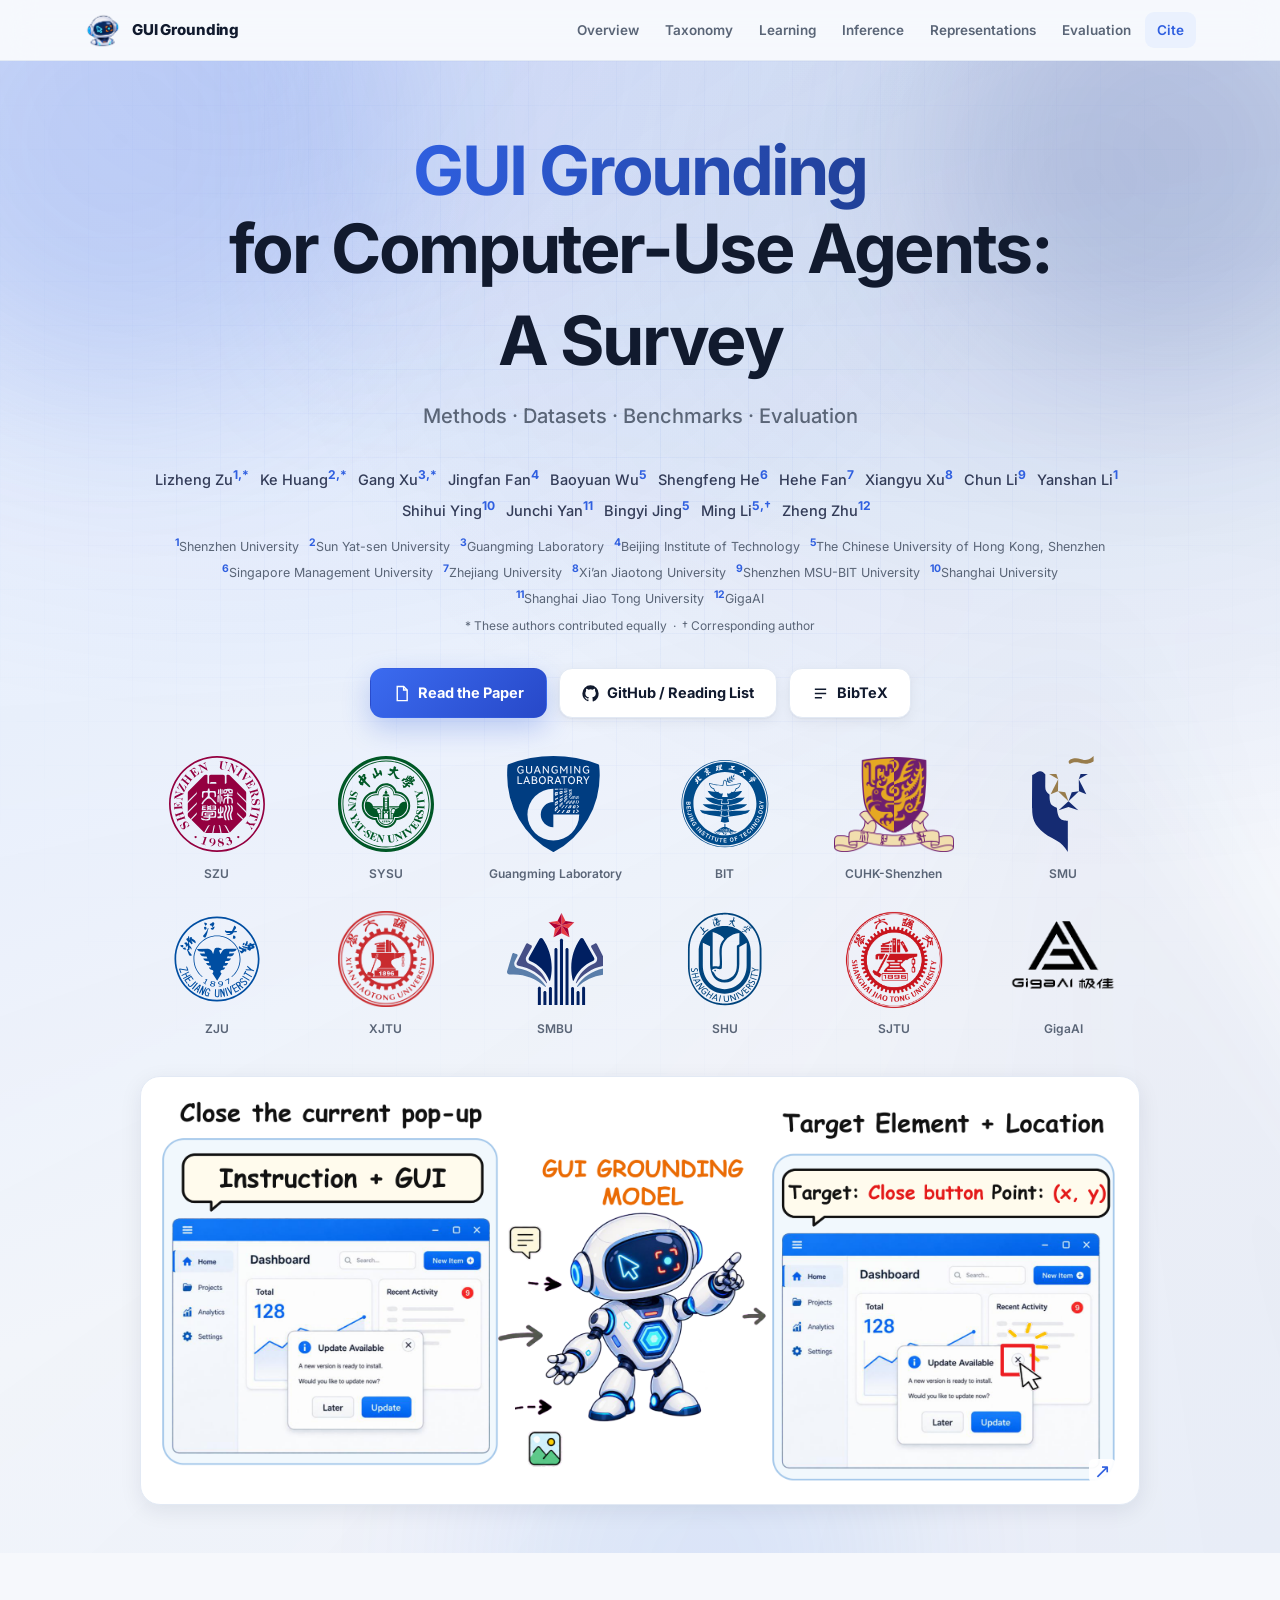
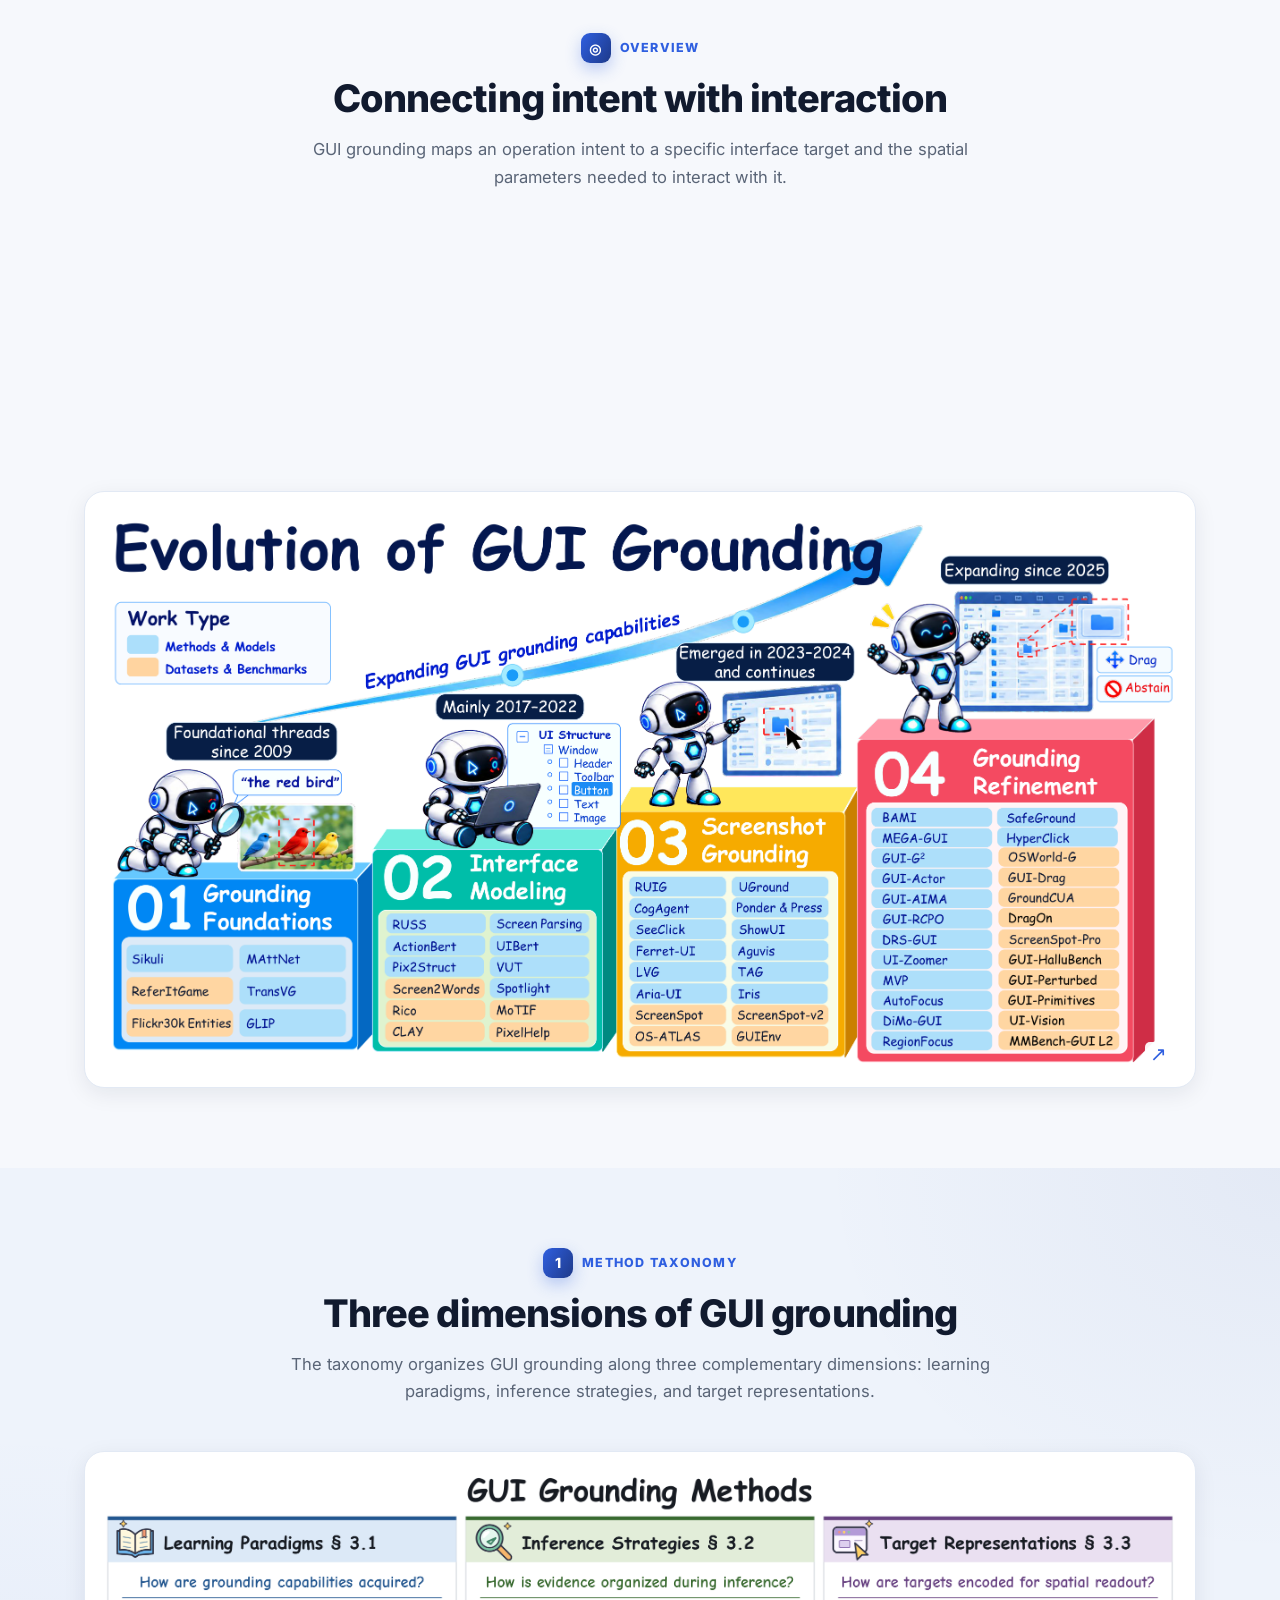
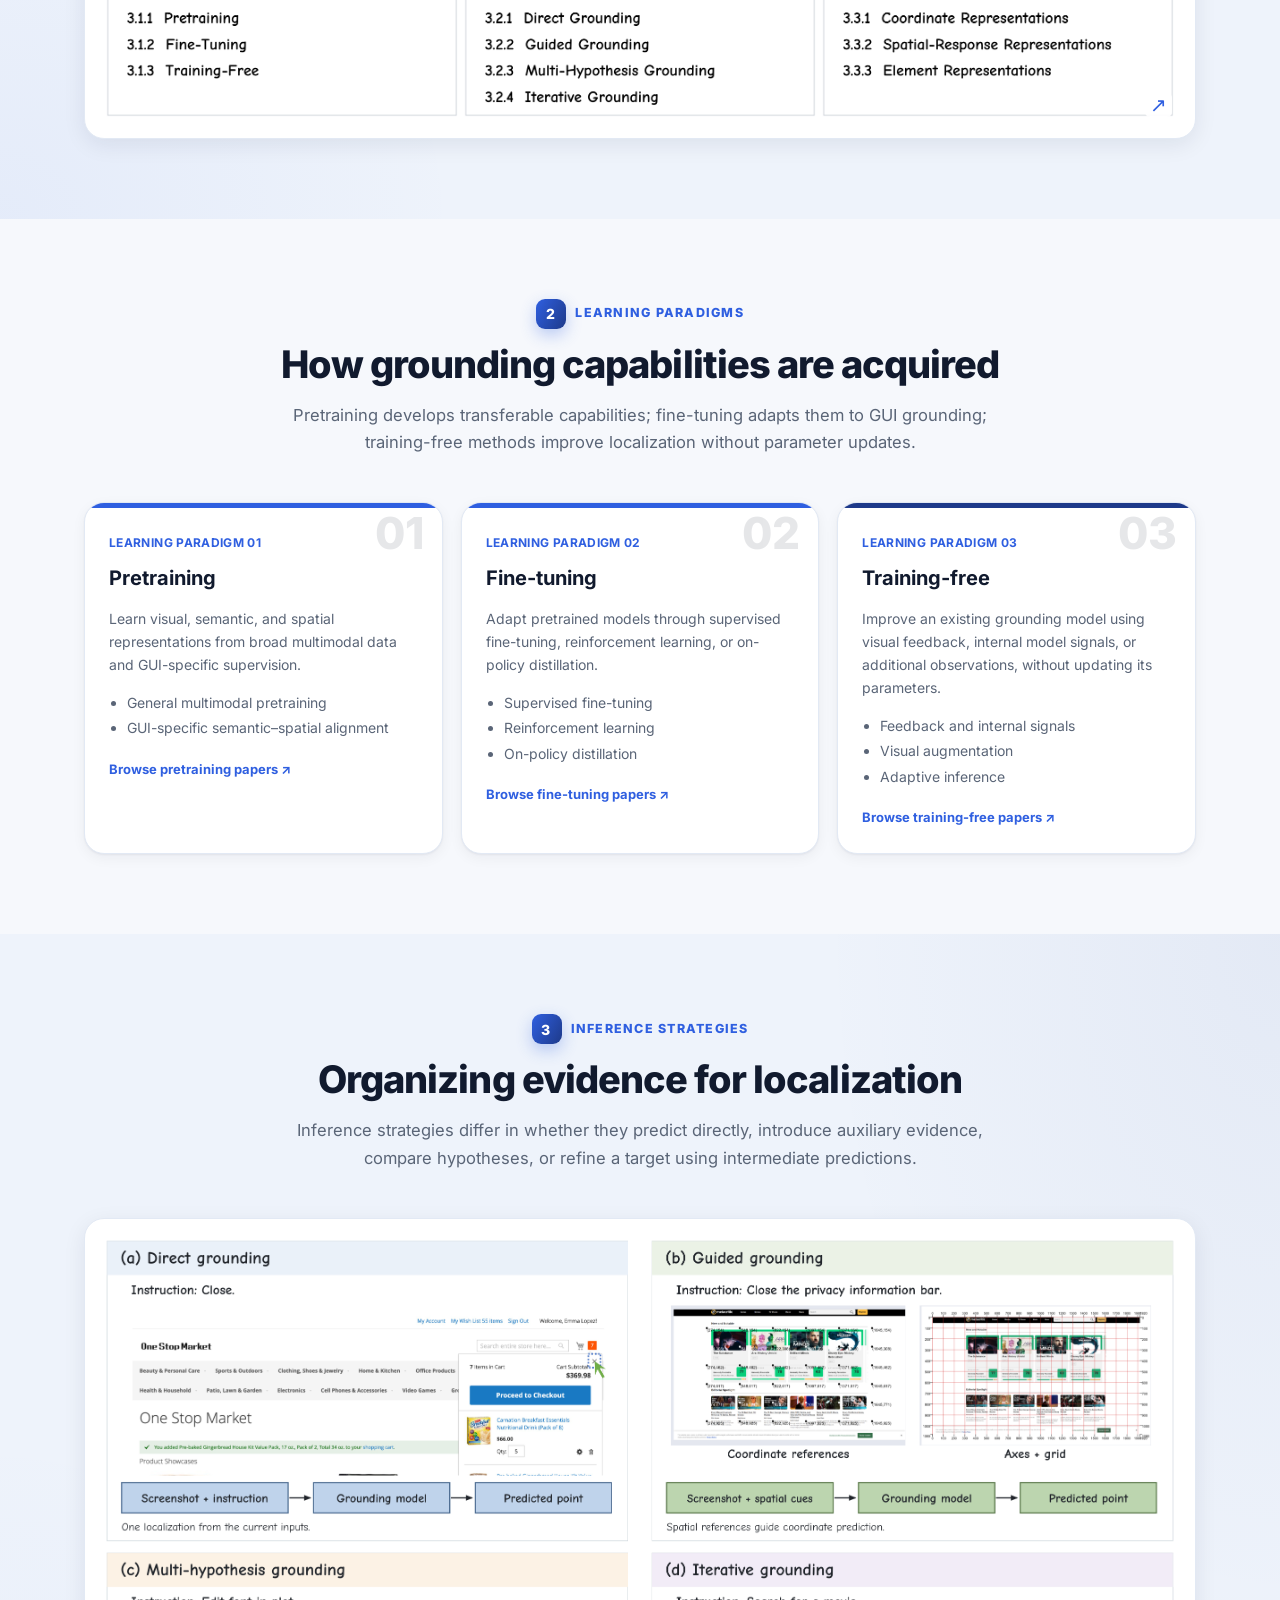
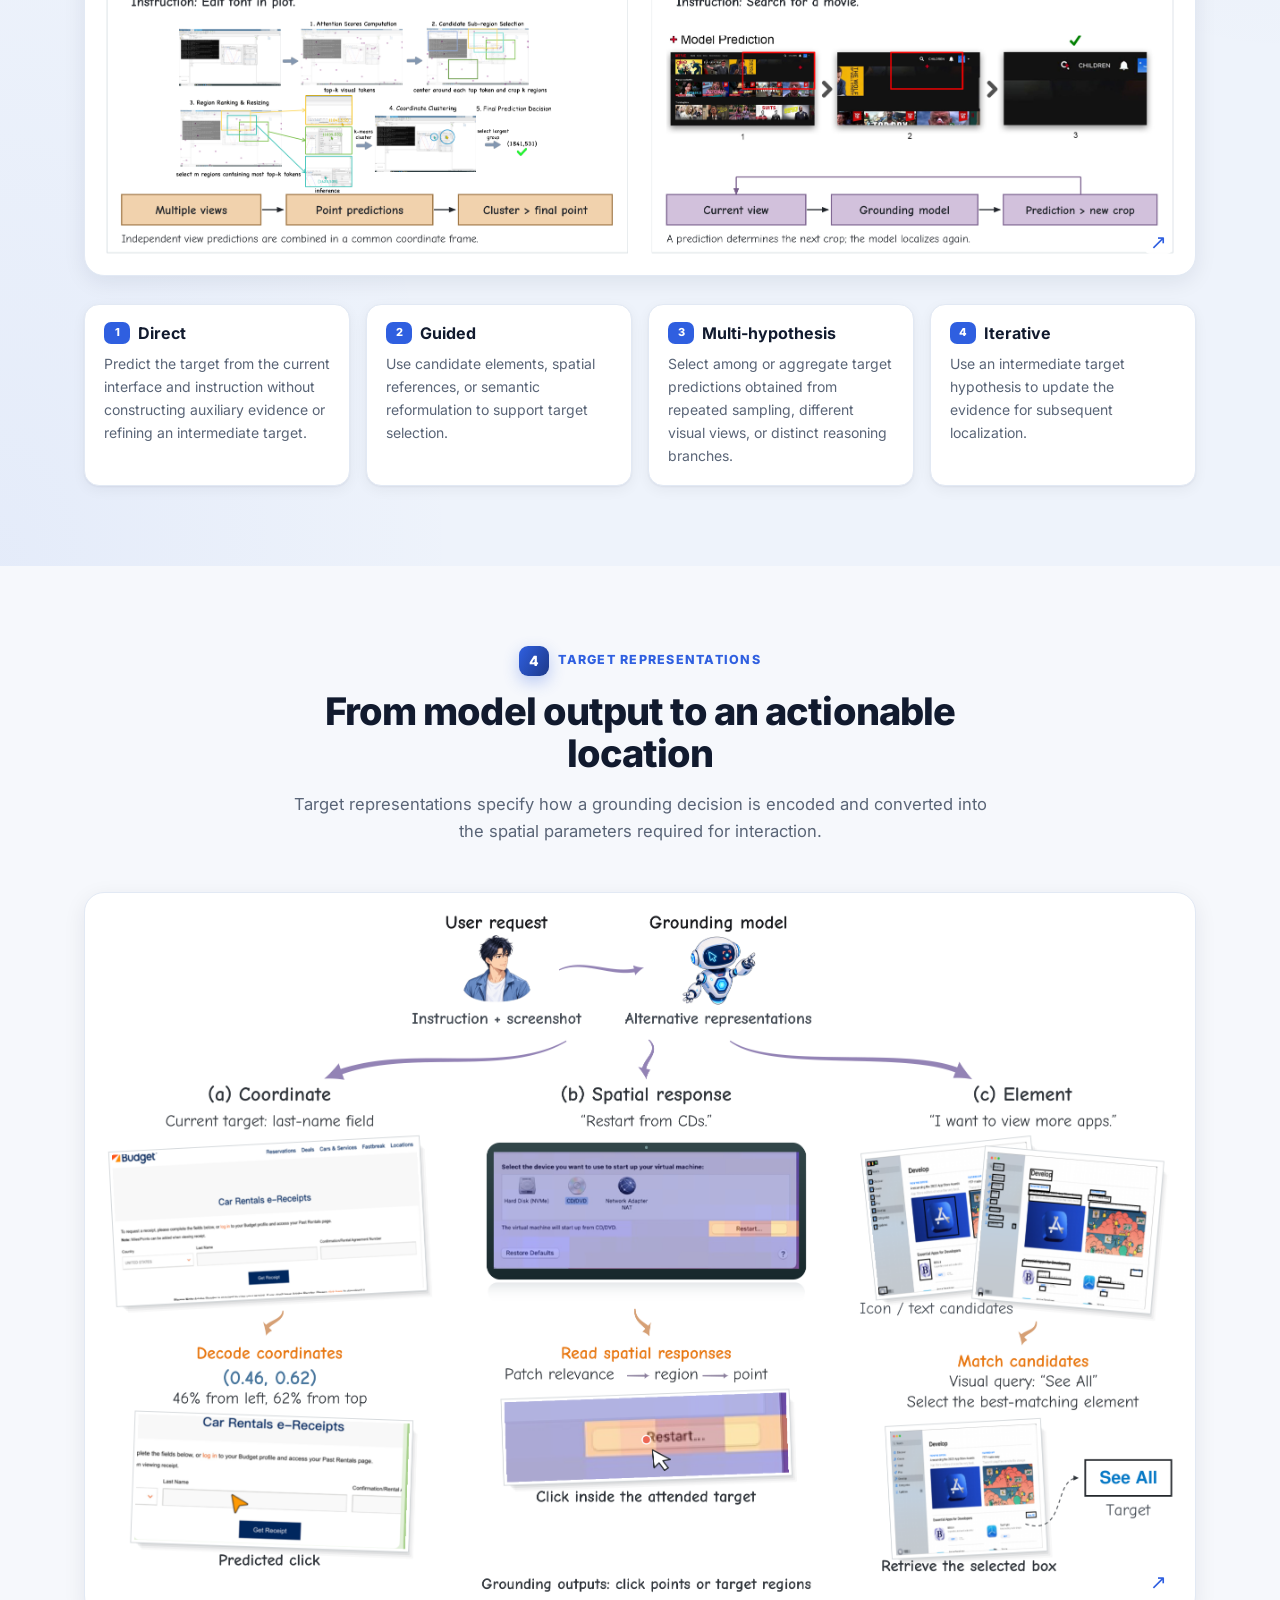
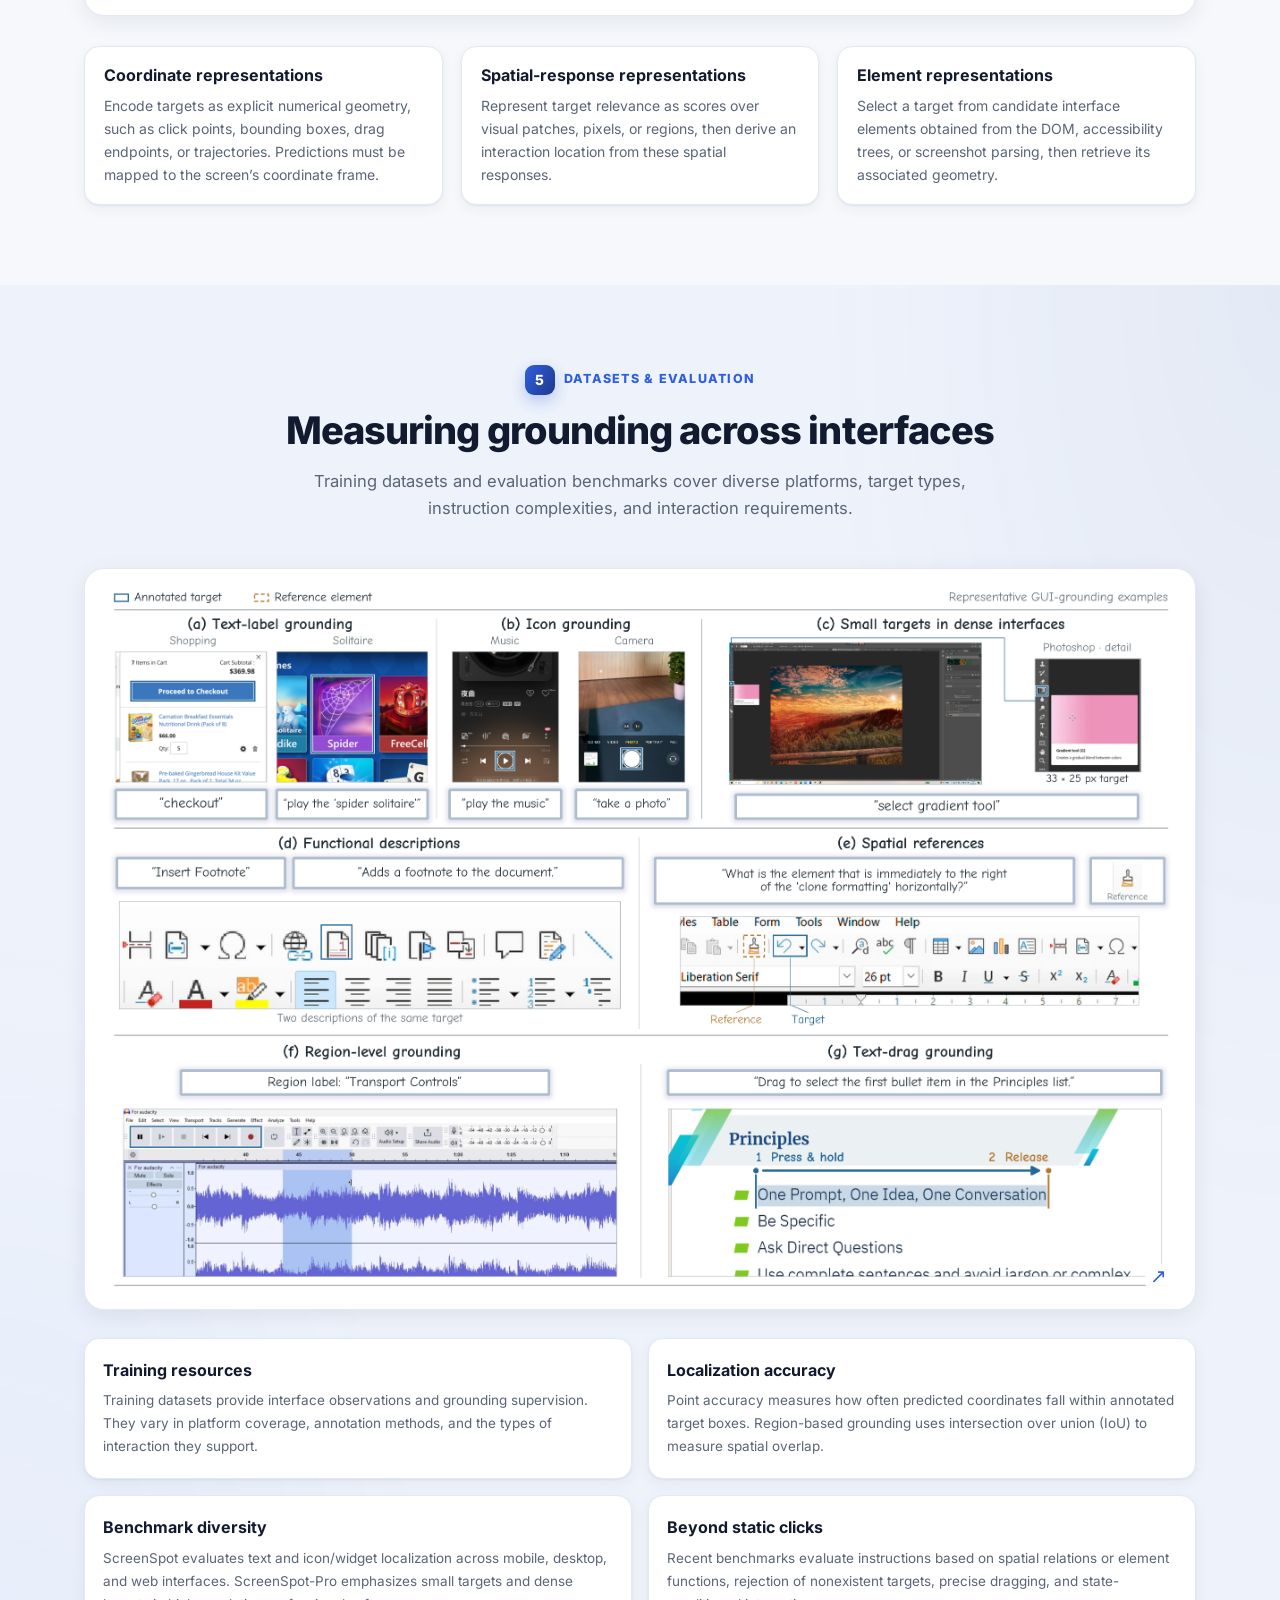
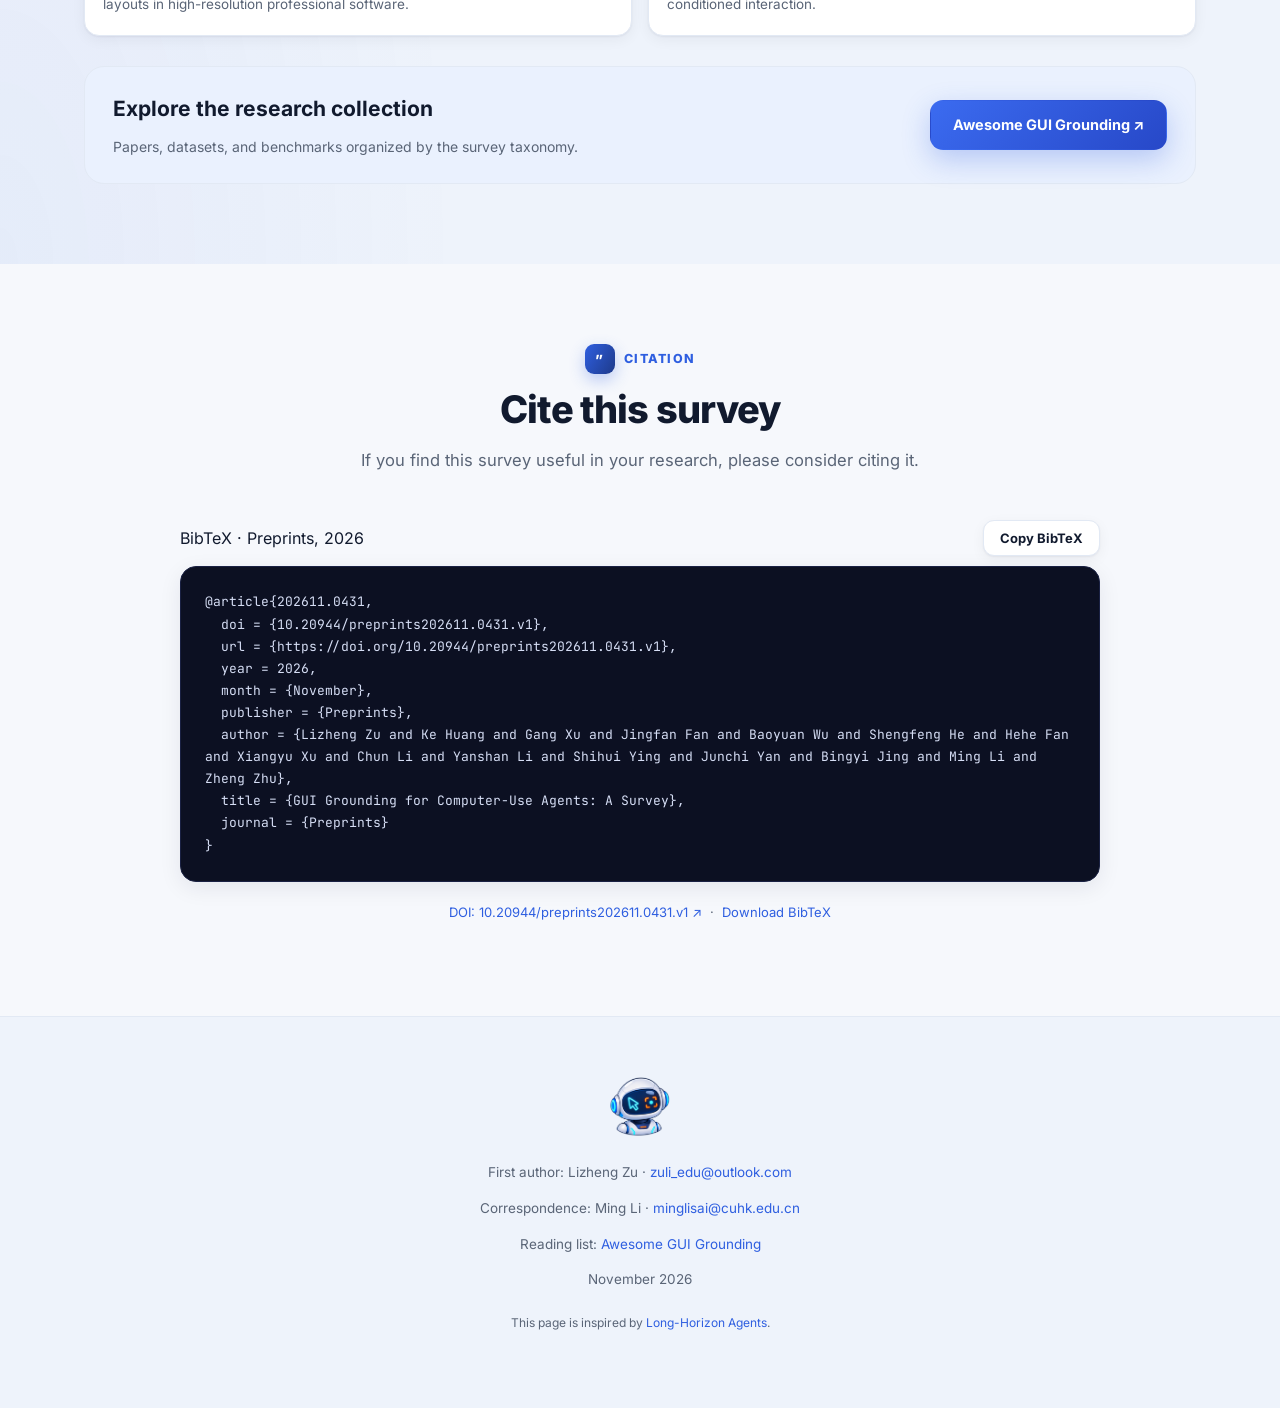
<file: index.html>
<!DOCTYPE html>

<html lang="en">
<head>
<meta charset="utf-8"/>
<meta content="width=device-width, initial-scale=1.0" name="viewport"/>
<title>GUI Grounding for Computer-Use Agents: A Survey</title>
<meta content="A survey of GUI grounding methods, learning paradigms, inference strategies, target representations, datasets, and evaluation." name="description"/>
<link href="assets/robot-mark.png" rel="icon" type="image/png"/>
<style>@font-face {
  font-family: 'Inter';
  font-style: normal;
  font-weight: 400;
  font-display: swap;
  src: url(assets/fonts/inter-400.woff2) format('woff2');
}
@font-face {
  font-family: 'Inter';
  font-style: normal;
  font-weight: 500;
  font-display: swap;
  src: url(assets/fonts/inter-500.woff2) format('woff2');
}
@font-face {
  font-family: 'Inter';
  font-style: normal;
  font-weight: 600;
  font-display: swap;
  src: url(assets/fonts/inter-600.woff2) format('woff2');
}
@font-face {
  font-family: 'Inter';
  font-style: normal;
  font-weight: 700;
  font-display: swap;
  src: url(assets/fonts/inter-700.woff2) format('woff2');
}
@font-face {
  font-family: 'Inter';
  font-style: normal;
  font-weight: 800;
  font-display: swap;
  src: url(assets/fonts/inter-800.woff2) format('woff2');
}
@font-face {
  font-family: 'Inter';
  font-style: normal;
  font-weight: 900;
  font-display: swap;
  src: url(assets/fonts/inter-900.woff2) format('woff2');
}
@font-face {
  font-family: 'JetBrains Mono';
  font-style: normal;
  font-weight: 400;
  font-display: swap;
  src: url(assets/fonts/jetbrains-mono-400.woff2) format('woff2');
}
@font-face {
  font-family: 'JetBrains Mono';
  font-style: normal;
  font-weight: 500;
  font-display: swap;
  src: url(assets/fonts/jetbrains-mono-500.woff2) format('woff2');
}

  :root{
    --bg:#f6f8fc;
    --bg-2:#eef3fb;
    --surface:#ffffff;
    --ink:#111a2e;
    --muted:#5a6577;
    --line:#e2e9f4;
    --brand:#2f5fe0;
    --brand-2:#2f5fe0;
    --brand-3:#1e3a8a;
    --accent:#2f5fe0;
    --brand-soft:#eaf1fe;
    --shadow-sm:0 1px 2px rgba(17,26,46,.05), 0 4px 14px rgba(17,26,46,.05);
    --shadow-md:0 6px 22px rgba(17,26,46,.08);
    --shadow-lg:0 24px 60px rgba(17,26,46,.14);
    --grad:linear-gradient(120deg,#2f5fe0 0%,#1e3a8a 100%);
    --grad-soft:linear-gradient(135deg,#3b6bf0,#2748c8);
    --radius:20px;
    --maxw:1160px;
  }
  *{box-sizing:border-box}
  html{scroll-behavior:smooth;scroll-padding-top:78px}
  body{
    margin:0;font-family:"Inter",system-ui,-apple-system,Segoe UI,Roboto,sans-serif;
    background:var(--bg);color:var(--ink);line-height:1.65;-webkit-font-smoothing:antialiased;
    overflow-x:hidden;
  }
  a{color:var(--brand);text-decoration:none}
  a:hover{text-decoration:underline}
  a:focus-visible,button:focus-visible{outline:3px solid rgba(47,95,224,.28);outline-offset:3px}
  img{max-width:100%;display:block}
  .wrap{max-width:var(--maxw);margin:0 auto;padding:0 24px}
  h1,h2,h3,.sec-title,.title{font-family:"Inter",sans-serif}
  .skip-link{position:fixed;left:16px;top:12px;z-index:999;transform:translateY(-150%);background:var(--ink);color:#fff;padding:9px 14px;border-radius:9px;font-weight:700;transition:transform .15s}
  .skip-link:focus{transform:none;text-decoration:none}
  .cursor-comet{position:fixed;inset:0;z-index:90;width:100%;height:100%;pointer-events:none;opacity:0;transition:opacity .22s ease;mix-blend-mode:multiply}
  .cursor-comet.visible{opacity:1}

  /* ---------- NAV ---------- */
  nav{
    position:sticky;top:0;z-index:100;
    background:rgba(246,248,252,.75);backdrop-filter:saturate(180%) blur(16px);
    border-bottom:1px solid rgba(226,233,244,.9);
  }
  .nav-in{max-width:var(--maxw);margin:0 auto;padding:11px 24px;display:flex;align-items:center;gap:16px}
  .nav-brand{display:flex;align-items:center;gap:10px;font-weight:800;font-size:15px;letter-spacing:-.01em;white-space:nowrap;font-family:"Inter",sans-serif}
  .nav-brand,.nav-brand:hover{color:var(--ink);text-decoration:none}
  .nav-brand .dot{width:38px;height:38px;flex:0 0 auto;display:grid;place-items:center}
  .nav-brand .dot img{width:100%;height:100%;object-fit:contain}
  .nav-links{margin-left:auto;display:flex;gap:2px;flex-wrap:wrap}
  .nav-links a{color:var(--muted);font-weight:600;font-size:13.5px;padding:7px 12px;border-radius:9px;transition:.15s}
  .nav-links a:hover{color:var(--ink);background:var(--brand-soft);text-decoration:none}
  .nav-toggle{display:none;color:var(--ink)}

  /* ---------- HERO ---------- */
  header.hero{
    position:relative;padding:104px 0 76px;text-align:center;overflow:hidden;
    background:
      radial-gradient(120% 80% at 18% 0%, rgba(47,95,224,.12), transparent 55%),
      radial-gradient(120% 85% at 85% 8%, rgba(30,58,138,.10), transparent 55%),
      linear-gradient(160deg,#eff4fe 0%,#e9f0fc 34%,var(--bg) 66%,#f3f7fd 100%);
    color:var(--ink);
  }
  /* slow drifting aurora layer */
  .hero-aurora{position:absolute;inset:-20%;z-index:0;pointer-events:none;opacity:.5;
    background:
      conic-gradient(from 0deg at 30% 30%, rgba(47,95,224,.16), transparent 32%),
      conic-gradient(from 150deg at 74% 42%, rgba(30,58,138,.12), transparent 34%);
    filter:blur(65px);animation:aurora 24s linear infinite}
  @keyframes aurora{0%{transform:rotate(0deg) scale(1.05)}50%{transform:rotate(180deg) scale(1.14)}100%{transform:rotate(360deg) scale(1.05)}}
  .hero .blob{position:absolute;border-radius:50%;filter:blur(90px);opacity:.18;z-index:0;animation:float 16s ease-in-out infinite}
  .hero .b1{width:520px;height:520px;background:#2f5fe0;top:-180px;left:-140px}
  .hero .b2{width:460px;height:460px;background:#1e3a8a;top:-140px;right:-120px;animation-delay:-5s}
  .hero .b3{width:420px;height:420px;background:#5b8def;bottom:-220px;left:38%;opacity:.12;animation-delay:-9s}
  @keyframes float{0%,100%{transform:translateY(0) translateX(0)}50%{transform:translateY(34px) translateX(20px)}}
  .hero::after{
    content:"";position:absolute;inset:0;z-index:1;pointer-events:none;
    background-image:linear-gradient(rgba(47,95,224,.05) 1px,transparent 1px),linear-gradient(90deg,rgba(47,95,224,.05) 1px,transparent 1px);
    background-size:44px 44px;mask-image:radial-gradient(75% 65% at 50% 26%,#000,transparent 80%);
  }
  .hero-inner{position:relative;z-index:2}
  /* staged entrance */
  .hero-inner>*{opacity:0;transform:translateY(18px);animation:rise .8s cubic-bezier(.2,.7,.2,1) forwards}
  .hero-inner>*:nth-child(1){animation-delay:.05s}
  .hero-inner>*:nth-child(2){animation-delay:.14s}
  .hero-inner>*:nth-child(3){animation-delay:.23s}
  .hero-inner>*:nth-child(4){animation-delay:.32s}
  .hero-inner>*:nth-child(5){animation-delay:.40s}
  .hero-inner>*:nth-child(6){animation-delay:.47s}
  .hero-inner>*:nth-child(7){animation-delay:.54s}
  .hero-inner>*:nth-child(8){animation-delay:.61s}
  @keyframes rise{to{opacity:1;transform:none}}
  h1.title{
    font-size:clamp(38px,6.6vw,76px);line-height:1.02;font-weight:800;letter-spacing:-.035em;
    margin:0 auto 20px;max-width:15ch;color:var(--ink);
  }
  h1.title .g{
    background:linear-gradient(100deg,#2f5fe0,#1e3a8a 55%,#2f5fe0 100%);
    background-size:220% auto;-webkit-background-clip:text;background-clip:text;color:transparent;
    animation:shine 7s linear infinite;
  }
  @keyframes shine{to{background-position:220% center}}
  .subtitle{font-size:clamp(15px,2vw,20px);color:var(--muted);font-weight:500;max-width:64ch;margin:0 auto 30px}
  .subtitle b{color:var(--ink);font-weight:700}

  .authors{max-width:80ch;margin:0 auto 8px;font-size:14.5px;color:#333c58;font-weight:500}
  .authors a{color:#333c58;text-decoration:none;border-bottom:1px solid transparent;transition:.15s}
  .authors a:hover{color:var(--brand);border-bottom-color:var(--brand)}
  .authors sup{color:var(--brand);font-weight:700}
  .affil{max-width:82ch;margin:6px auto 0;font-size:12.5px;color:var(--muted)}
  .affil sup{color:var(--brand);font-weight:700}
  .seals{display:flex;align-items:center;justify-content:center;gap:18px;flex-wrap:wrap;margin:20px auto 0}
  .seals img{width:58px;height:58px;display:block;object-fit:contain;transition:transform .18s ease,filter .18s ease}
  .seals img:hover{transform:translateY(-2px);filter:drop-shadow(0 6px 8px rgba(30,58,138,.14))}
  .contrib{font-size:12px;color:var(--muted);margin-top:6px}

  .btns{display:flex;gap:12px;justify-content:center;flex-wrap:wrap;margin:32px 0 6px}
  .btn{
    position:relative;overflow:hidden;
    display:inline-flex;align-items:center;gap:8px;font-weight:700;font-size:14.5px;
    padding:12px 22px;border-radius:13px;border:1px solid var(--line);
    background:var(--surface);color:var(--ink);transition:.16s;box-shadow:var(--shadow-sm);
  }
  .btn:hover{transform:translateY(-2px);text-decoration:none;box-shadow:var(--shadow-md);border-color:#c9d6f2}
  .btn[aria-disabled="true"]{cursor:not-allowed}
  .btn.primary{background:var(--grad-soft);border-color:transparent;color:#fff;box-shadow:0 10px 28px rgba(47,95,224,.28)}
  .btn.primary:hover{box-shadow:0 14px 36px rgba(47,95,224,.38)}
  .btn.primary::after{content:"";position:absolute;top:0;left:-120%;width:60%;height:100%;
    background:linear-gradient(100deg,transparent,rgba(255,255,255,.45),transparent);transform:skewX(-18deg);transition:.6s}
  .btn.primary:hover::after{left:140%}
  .btn svg{width:17px;height:17px}

  /* ---------- SECTIONS ---------- */
  section{padding:80px 0;position:relative}
  .band{background:
      radial-gradient(60% 100% at 100% 0%, rgba(30,58,138,.05), transparent 60%),
      radial-gradient(60% 100% at 0% 100%, rgba(47,95,224,.05), transparent 60%),
      var(--bg-2);
  }
  .sec-head{text-align:center;max-width:72ch;margin:0 auto 46px}
  .sec-kicker{
    display:inline-flex;align-items:center;gap:9px;font-weight:800;font-size:12.5px;letter-spacing:.1em;
    text-transform:uppercase;color:var(--brand);margin-bottom:14px
  }
  .sec-kicker .badge{
    width:30px;height:30px;border-radius:9px;background:var(--grad);color:#fff;
    display:grid;place-items:center;font-size:14px;font-weight:800;box-shadow:0 6px 16px rgba(47,95,224,.30);font-family:"Inter",sans-serif
  }
  .sec-title{font-size:clamp(26px,3.6vw,38px);font-weight:800;letter-spacing:-.025em;margin:0 0 12px;line-height:1.12}
  .sec-sub{color:var(--muted);font-size:16.5px}
  .sec-sub b{color:var(--ink)}

  .figure{
    background:var(--surface);border:1px solid var(--line);border-radius:var(--radius);
    padding:18px;box-shadow:var(--shadow-md);margin:0 auto;transition:.25s;position:relative;overflow:hidden;
  }
  .figure::before{content:"";position:absolute;inset:0;border-radius:var(--radius);padding:1px;
    background:linear-gradient(120deg,transparent,rgba(30,58,138,.20),transparent);
    -webkit-mask:linear-gradient(#000 0 0) content-box,linear-gradient(#000 0 0);
    -webkit-mask-composite:xor;mask-composite:exclude;opacity:0;transition:.25s}
  .figure:hover{transform:translateY(-4px);box-shadow:var(--shadow-lg)}
  .figure:hover::before{opacity:1}
  .figure img{border-radius:12px;margin:0 auto}
  .figcap{font-size:13.5px;color:var(--muted);margin:16px auto 4px;text-align:center;max-width:82ch}
  .figcap b{color:var(--ink)}

  .prose{max-width:80ch;margin:0 auto;font-size:17px;color:#2b3350}
  .prose p{margin:0 0 16px}.prose b{color:var(--ink)}
  .overview-intro{max-width:80ch;margin:54px auto 20px;text-align:center}
  .overview-intro h3{font-size:clamp(22px,3vw,30px);line-height:1.2;letter-spacing:-.02em;margin:0 0 22px}
  .overview-intro .prose{text-align:left}

  /* contribution cards */
  .cards{display:grid;grid-template-columns:repeat(auto-fit,minmax(232px,1fr));gap:18px;margin-top:40px}
  .card{
    background:var(--surface);border:1px solid var(--line);border-radius:var(--radius);
    padding:24px;box-shadow:var(--shadow-sm);position:relative;overflow:hidden;transition:.2s;
  }
  .card:hover{transform:translateY(-5px);box-shadow:var(--shadow-md);border-color:#d9def0}
  .card .no{font-family:"Inter",sans-serif;font-size:30px;font-weight:800;letter-spacing:-.02em;
    background:var(--grad);-webkit-background-clip:text;background-clip:text;color:transparent;line-height:1}
  .card h4{margin:12px 0 8px;font-size:17.5px;font-weight:800;letter-spacing:-.01em}
  .card p{margin:0;font-size:14px;color:var(--muted)}
  .card::after{content:"";position:absolute;left:0;top:0;height:100%;width:4px;background:var(--grad);transform:scaleY(.35);transform-origin:top;transition:.25s}
  .card:hover::after{transform:scaleY(1)}

  /* figure + blurbs template */
  .split{display:grid;grid-template-columns:1fr;gap:28px;align-items:center}
  .blurbs{display:grid;gap:14px}
  .blurb{background:var(--surface);border:1px solid var(--line);border-radius:15px;padding:17px 19px;box-shadow:var(--shadow-sm);transition:.18s}
  .blurb:hover{transform:translateX(4px);box-shadow:var(--shadow-md)}
  .blurb h5{margin:0 0 5px;font-size:15.5px;font-weight:800;display:flex;align-items:center;gap:9px}
  .blurb p{margin:0;font-size:14px;color:var(--muted)}
  .chip{display:inline-grid;place-items:center;min-width:26px;height:22px;padding:0 7px;font-size:11px;font-weight:800;border-radius:7px;color:#fff}
  .c-h1{background:var(--brand)} .c-h2{background:var(--brand-2)} .c-h3{background:var(--brand-3)} .c-acc{background:var(--accent)}

  .grid3{display:grid;grid-template-columns:repeat(auto-fit,minmax(250px,1fr));gap:16px}
  .method-grid{grid-template-columns:repeat(3,minmax(0,1fr))}
  .method-grid .chip{background:var(--brand)}
  .evaluation-grid{grid-template-columns:repeat(5,minmax(0,1fr))}
  .evaluation-grid .blurb{padding:20px 18px;display:flex;flex-direction:column;min-width:0}
  .evaluation-grid .blurb:hover{transform:translateY(-4px)}
  .evaluation-grid .blurb h5{display:grid;grid-template-columns:42px minmax(0,1fr);align-items:start;gap:10px;font-size:15px;line-height:1.35;min-height:44px;margin-bottom:12px}
  .evaluation-grid .app-title{display:block;padding-top:3px}
  .evaluation-grid .chip{width:42px;height:32px;padding:0;background:var(--brand);border-radius:9px;font-size:12.5px}
  .evaluation-grid .blurb p{font-size:13.5px;line-height:1.7;margin:0}

  /* learning stages */
  .stages{display:grid;grid-template-columns:repeat(3,1fr);gap:18px}
  .stage{background:var(--surface);border:1px solid var(--line);border-radius:var(--radius);padding:24px;box-shadow:var(--shadow-sm);position:relative;overflow:hidden;transition:.2s}
  .stage:hover{transform:translateY(-5px);box-shadow:var(--shadow-md)}
  .stage .bar{position:absolute;top:0;left:0;right:0;height:5px;background:var(--brand)}
  .stage:nth-child(2) .bar{background:var(--brand-2)} .stage:nth-child(3) .bar{background:var(--brand-3)}
  .stage .yr{font-size:12px;font-weight:700;color:var(--muted);letter-spacing:.03em;margin-top:6px}
  .stage h4{margin:6px 0 9px;font-size:19px;font-weight:800;letter-spacing:-.01em}
  .stage p{margin:0;font-size:14px;color:var(--muted)}
  .stage .rn{font-family:"Inter",sans-serif;font-size:44px;font-weight:800;opacity:.1;position:absolute;top:8px;right:18px;line-height:1}

  /* pillars */
  .pillars{display:grid;grid-template-columns:1fr 1fr;gap:20px}
  .pillar{background:var(--surface);border:1px solid var(--line);border-radius:var(--radius);padding:26px;box-shadow:var(--shadow-sm)}
  .pillar .tag{font-size:12px;font-weight:800;letter-spacing:.06em;text-transform:uppercase}
  .pillar.p1 .tag{color:var(--brand)} .pillar.p2 .tag{color:var(--brand-2)}
  .pillar h3{margin:8px 0 10px;font-size:21px;font-weight:800}
  .pillar ul{margin:0;padding-left:18px;color:var(--muted);font-size:14.5px}.pillar li{margin:5px 0}

  /* citation */
  .bibwrap{max-width:920px;margin:0 auto;position:relative}
  .bibhead{display:flex;justify-content:space-between;align-items:center;margin-bottom:10px}
  .copybtn{font-family:inherit;font-weight:700;font-size:13px;cursor:pointer;border:1px solid var(--line);
    background:var(--surface);color:var(--ink);padding:9px 16px;border-radius:11px;box-shadow:var(--shadow-sm);transition:.14s}
  .copybtn:hover{transform:translateY(-1px);box-shadow:var(--shadow-md)}
  .copybtn.done{background:var(--brand-2);color:#fff;border-color:transparent}
  pre.bib{background:#0c1022;color:#d6def5;border-radius:16px;padding:24px;overflow:auto;
    font-family:"JetBrains Mono",ui-monospace,monospace;font-size:13px;line-height:1.7;margin:0;border:1px solid #1a2143;box-shadow:var(--shadow-md)}
  pre.bib .k{color:#8aa2ff} pre.bib .v{color:#9ee6bf}

  footer{padding:52px 0 64px;text-align:center;border-top:1px solid var(--line);color:var(--muted);font-size:13.5px;background:var(--bg-2)}
  footer .logos{margin-bottom:20px;display:flex;justify-content:center}
  footer .logos img{max-height:74px}
  footer .design-credit{font-size:12px;margin-top:22px}

  /* scroll reveal */
  .reveal{opacity:0;transform:translateY(26px);transition:opacity .6s cubic-bezier(.2,.7,.2,1),transform .6s cubic-bezier(.2,.7,.2,1)}
  .reveal.in{opacity:1;transform:none}

  @media (min-width:860px){
    .split.rev{grid-template-columns:1.25fr .95fr}
    .split.fwd{grid-template-columns:.95fr 1.25fr}
    .split.fwd .figure{order:2}
  }
  @media (max-width:860px){
    .stages{grid-template-columns:1fr}.pillars{grid-template-columns:1fr}
    .method-grid,.evaluation-grid{grid-template-columns:repeat(2,minmax(0,1fr))}
    .nav-links{display:none;position:absolute;top:100%;left:0;right:0;background:rgba(255,255,255,.97);border-bottom:1px solid var(--line);flex-direction:column;padding:10px 20px 16px;box-shadow:var(--shadow-md);backdrop-filter:blur(16px)}
    .nav-links.open{display:flex}
    .nav-toggle{display:inline-grid;place-items:center;margin-left:auto;background:var(--surface);border:1px solid var(--line);border-radius:10px;width:38px;height:38px;padding:0;cursor:pointer;font-size:18px}
  }
  @media (max-width:600px){
    .wrap{padding:0 18px}
    .nav-in{padding:10px 18px}
    .nav-brand{font-size:14px;gap:8px}
    header.hero{padding:72px 0 56px}
    h1.title{font-size:clamp(36px,12vw,52px)}
    .subtitle{margin-bottom:24px}
    .authors{font-size:13.5px;line-height:1.75}
    .affil{font-size:12px;line-height:1.8}
    .btns{margin-top:26px;gap:10px}
    .btn{width:100%;max-width:310px;justify-content:center}
    .seals{gap:12px;margin-top:18px}
    .seals img{width:48px;height:48px}
    section{padding:62px 0}
    .sec-head{margin-bottom:34px}
    .sec-sub{font-size:15px}
    .figure{padding:10px;border-radius:16px}
    .figcap{font-size:12.5px;margin-top:12px;padding:0 4px}
    .prose{font-size:16px}
    .overview-intro{margin-top:40px;text-align:left}
    .card,.stage,.pillar{padding:20px}
    .method-grid,.evaluation-grid{grid-template-columns:1fr}
    .evaluation-grid .blurb{padding:17px 19px}
    .evaluation-grid .blurb h5{font-size:15.5px;gap:9px;min-height:0}
    .evaluation-grid .blurb p{font-size:14px}
    pre.bib{padding:18px;font-size:12px}
  }
  @media (prefers-reduced-motion:reduce){
    html{scroll-behavior:auto}
    *,*::before,*::after{animation-duration:.01ms!important;animation-iteration-count:1!important;transition-duration:.01ms!important}
    .reveal{opacity:1;transform:none}
    .hero .blob,.hero-aurora{animation:none}
    h1.title .g{animation:none}
    .hero-inner>*{opacity:1;transform:none;animation:none}
    .cursor-comet{display:none}
  }
  @media (hover:none),(pointer:coarse){.cursor-comet{display:none}}

  /* Survey-specific layout */
  .card h3{margin:12px 0 8px;font-size:17.5px;font-weight:800;letter-spacing:-.01em}
  h1.title{max-width:1020px;font-size:clamp(38px,5.6vw,68px);line-height:1.15;font-weight:700;letter-spacing:-.035em}
  h1.title .survey-line{display:block;font-size:1em;line-height:inherit;margin-top:14px;font-weight:inherit;letter-spacing:inherit}
  header.hero{padding:70px 0 48px}
  .authors{max-width:1000px;line-height:1.95}.author{display:inline-block;white-space:nowrap;margin-right:7px}
  .affil{max-width:1000px;line-height:1.9}.affil span{display:inline-block;margin-inline:5px}
  .hero-figure{margin:38px auto 0;max-width:1000px;text-align:left}
  .star-badge{display:flex;justify-content:center;margin:20px 0 0}.star-badge img{height:20px;width:auto}
  img{height:auto}.figure::before{pointer-events:none}
  .figure-button{display:block;width:100%;padding:0;border:0;background:transparent;cursor:zoom-in;position:relative}
  .figure-button::after{content:'↗';position:absolute;right:5px;bottom:3px;background:#fffE;color:var(--brand);border-radius:5px;padding:0 5px;font-size:20px}
  .figure-space{margin-top:30px}.overview-copy{margin-bottom:26px}.overview-copy .prose{max-width:85ch}
  .research-grid{display:grid;grid-template-columns:repeat(3,minmax(0,1fr));gap:18px;margin-top:30px}
  .inference-grid{display:grid;grid-template-columns:repeat(4,minmax(0,1fr));gap:16px;margin-top:28px}
  .evaluation-grid{grid-template-columns:repeat(2,minmax(0,1fr));margin-top:28px}
  .blurb h3{font-family:Inter,sans-serif;font-size:16px;margin:0 0 8px;line-height:1.4;display:flex;gap:8px;align-items:center}
  .stage h3{font-size:20px;margin:9px 0 12px}.stage .yr{color:var(--brand)}
  .stage ul{padding-left:18px;color:var(--muted);font-size:14px;line-height:1.8}.stage a{font-size:13px;font-weight:700}
  .resource-box{display:flex;justify-content:space-between;align-items:center;gap:24px;margin-top:30px;background:var(--brand-soft);padding:25px 28px;border:1px solid var(--line);border-radius:var(--radius)}
  .resource-box h3{font-size:21px;margin:0 0 8px}.resource-box p{margin:0;color:var(--muted);font-size:14px}.resource-box .btn{flex-shrink:0}
  .bib{white-space:pre-wrap;overflow-wrap:anywhere}.citation-note{text-align:center;color:var(--muted);font-size:13px;margin-top:20px}
  .nav-links a[aria-current="location"]{color:var(--brand);background:var(--brand-soft)}
  .lightbox{border:0;padding:0;border-radius:16px;max-width:96vw;max-height:95dvh;width:max-content;box-shadow:var(--shadow-lg)}
  .lightbox::backdrop{background:#101a32db;backdrop-filter:blur(5px)}
  .lightbox-bar{position:sticky;top:0;display:flex;justify-content:space-between;align-items:center;gap:18px;background:white;padding:12px 18px;border-bottom:1px solid var(--line);z-index:1;font-size:13px;font-weight:700}
  .lightbox-close{font:inherit;font-size:20px;cursor:pointer;background:var(--bg);border:0;border-radius:7px;padding:5px 12px;color:var(--ink)}
  .lightbox img{max-width:90vw;padding:18px}
  @media(max-width:1050px){.nav-links a{font-size:12px;padding:7px 8px}}
  @media(max-width:860px){.research-grid{grid-template-columns:1fr}.inference-grid{grid-template-columns:repeat(2,minmax(0,1fr))}.resource-box{display:block}.resource-box .btn{margin-top:18px}.nav-links a{font-size:14px}}
  @media(max-width:600px){header.hero{padding:48px 0 36px}h1.title{font-size:clamp(34px,9.2vw,48px)}.authors{font-size:13px}.affil{font-size:11px}.affil span{max-width:100%}.hero-figure{margin-top:28px}.inference-grid,.evaluation-grid{grid-template-columns:1fr}.resource-box{padding:22px}.bibhead{gap:14px}.lightbox img{max-width:94vw;padding:10px}.hero-figure .figure{padding:9px}}

/* Author institution marks: original vector artwork and high-resolution crests */
  .institution-seals{display:grid;grid-template-columns:repeat(6,minmax(0,1fr));gap:24px 16px;max-width:1000px;margin:34px auto 0;align-items:start}
  .institution-seal{display:flex;flex-direction:column;align-items:center;gap:10px;min-width:0;color:var(--muted);text-decoration:none}
  .institution-seal .logo-frame{height:104px;width:136px;max-width:100%;display:flex;align-items:center;justify-content:center}
  .institution-seal img{width:96px;height:96px;object-fit:contain;max-width:none;filter:none;transform:none;transition:none}
  .institution-seal img:hover{filter:none;transform:none}
  .institution-seal .institution-name{font-size:12px;font-weight:600;line-height:1.4;text-align:center}
  .institution-seal:hover{color:var(--brand);text-decoration:none}
  .institution-seal.mark-cuhksz img{width:120px;height:96px}
  .institution-seal.mark-sjtu img{width:108px;height:108px}
  .institution-seal.mark-giga img{border-radius:8px}
  .institution-seal.mark-giga img{width:108px;height:108px}
  @media(max-width:760px){.institution-seals{grid-template-columns:repeat(3,minmax(0,1fr));max-width:520px}}
  @media(max-width:600px){.institution-seals{gap:22px 10px;margin-top:28px}.institution-seal .logo-frame{width:104px;height:84px}.institution-seal img{width:76px;height:76px}.institution-seal .institution-name{font-size:11px}.institution-seal.mark-cuhksz img{width:96px;height:76px}.institution-seal.mark-sjtu img{width:86px;height:86px}.institution-seal.mark-giga img{width:84px;height:84px}}
</style>
<link href="https://lz-zu.github.io/gui-grounding/" rel="canonical"/><meta content="GUI Grounding for Computer-Use Agents: A Survey" property="og:title"/><meta content="A survey of GUI grounding methods, learning paradigms, inference strategies, target representations, datasets, and evaluation." property="og:description"/><meta content="website" property="og:type"/><meta content="https://lz-zu.github.io/gui-grounding/" property="og:url"/><meta content="https://lz-zu.github.io/gui-grounding/assets/overview.png" property="og:image"/><meta content="summary_large_image" name="twitter:card"/><meta content="#2f5fe0" name="theme-color"/></head>
<body><a class="skip-link" href="#main-content">Skip to content</a><canvas aria-hidden="true" class="cursor-comet"></canvas><nav aria-label="Primary navigation"><div class="nav-in"><a aria-label="GUI Grounding — back to top" class="nav-brand" href="#top"><span class="dot"><img alt="" src="assets/robot-mark.png"/></span>GUI Grounding</a><button aria-controls="nl" aria-expanded="false" aria-label="Open navigation menu" class="nav-toggle" onclick="toggleMenu(this)" type="button">☰</button><div class="nav-links" id="nl"><a href="#overview">Overview</a><a href="#taxonomy">Taxonomy</a><a href="#learning">Learning</a><a href="#inference">Inference</a><a href="#representations">Representations</a><a href="#evaluation">Evaluation</a><a href="#cite">Cite</a></div></div></nav><header class="hero" id="top"><div class="hero-aurora"></div><div class="blob b1"></div><div class="blob b2"></div><div class="blob b3"></div><div class="wrap hero-inner"><h1 class="title"><span class="g">GUI Grounding</span><br/>for Computer-Use Agents:<span class="survey-line">A Survey</span></h1><p class="subtitle">Methods · Datasets · Benchmarks · Evaluation</p><p class="authors"><span class="author">Lizheng Zu<sup>1,*</sup></span> <span class="author">Ke Huang<sup>2,*</sup></span> <span class="author">Gang Xu<sup>3,*</sup></span> <span class="author">Jingfan Fan<sup>4</sup></span> <span class="author">Baoyuan Wu<sup>5</sup></span> <span class="author">Shengfeng He<sup>6</sup></span> <span class="author">Hehe Fan<sup>7</sup></span> <span class="author">Xiangyu Xu<sup>8</sup></span> <span class="author">Chun Li<sup>9</sup></span> <span class="author">Yanshan Li<sup>1</sup></span> <span class="author">Shihui Ying<sup>10</sup></span> <span class="author">Junchi Yan<sup>11</sup></span> <span class="author">Bingyi Jing<sup>5</sup></span> <span class="author">Ming Li<sup>5,†</sup></span> <span class="author">Zheng Zhu<sup>12</sup></span></p><p class="affil"><span><sup>1</sup>Shenzhen University</span><span><sup>2</sup>Sun Yat-sen University</span><span><sup>3</sup>Guangming Laboratory</span><span><sup>4</sup>Beijing Institute of Technology</span><span><sup>5</sup>The Chinese University of Hong Kong, Shenzhen</span><span><sup>6</sup>Singapore Management University</span><span><sup>7</sup>Zhejiang University</span><span><sup>8</sup>Xi’an Jiaotong University</span><span><sup>9</sup>Shenzhen MSU-BIT University</span><span><sup>10</sup>Shanghai University</span><span><sup>11</sup>Shanghai Jiao Tong University</span><span><sup>12</sup>GigaAI</span></p><p class="contrib">* These authors contributed equally  ·  † Corresponding author</p><div class="btns">
<a class="btn primary" href="paper.html"><svg aria-hidden="true" fill="none" stroke="currentColor" stroke-width="2" viewbox="0 0 24 24"><path d="M6 2h9l5 5v15H6z"></path><path d="M15 2v5h5"></path></svg> Read the Paper </a>
<a class="btn" href="https://github.com/OmniAI-Lab-CUHKSZ/Awesome-GUI-Grounding" rel="noopener" target="_blank"><svg aria-hidden="true" fill="currentColor" viewbox="0 0 24 24"><path d="M12 .5A11.5 11.5 0 0 0 .5 12a11.5 11.5 0 0 0 7.86 10.94c.58.1.79-.25.79-.56v-2c-3.2.7-3.88-1.36-3.88-1.36-.53-1.34-1.3-1.7-1.3-1.7-1.06-.72.08-.71.08-.71 1.17.08 1.79 1.2 1.79 1.2 1.04 1.79 2.73 1.27 3.4.97.1-.76.41-1.27.74-1.56-2.55-.29-5.24-1.28-5.24-5.7 0-1.26.45-2.29 1.19-3.1-.12-.29-.52-1.46.11-3.05 0 0 .97-.31 3.18 1.18a11 11 0 0 1 5.8 0c2.2-1.49 3.17-1.18 3.17-1.18.63 1.59.23 2.76.11 3.05.74.81 1.19 1.84 1.19 3.1 0 4.43-2.7 5.4-5.26 5.69.42.36.79 1.08.79 2.18v3.23c0 .31.21.67.8.56A11.5 11.5 0 0 0 23.5 12 11.5 11.5 0 0 0 12 .5z"></path></svg> GitHub / Reading List </a>
<a class="btn" href="#cite">
<svg aria-hidden="true" fill="none" stroke="currentColor" stroke-width="2" viewbox="0 0 24 24"><path d="M4 6h16M4 12h16M4 18h10"></path></svg>
        BibTeX
      </a>
</div><div aria-label="Author affiliations" class="seals institution-seals"><a aria-label="Shenzhen University" class="institution-seal mark-szu" href="https://www.szu.edu.cn/" rel="noopener" target="_blank" title="Shenzhen University"><span class="logo-frame"><img alt="Shenzhen University logo" decoding="async" height="96" loading="eager" src="assets/institutions/szu.svg" width="96"/></span><span class="institution-name">SZU</span></a><a aria-label="Sun Yat-sen University" class="institution-seal mark-sysu" href="https://www.sysu.edu.cn/" rel="noopener" target="_blank" title="Sun Yat-sen University"><span class="logo-frame"><img alt="Sun Yat-sen University logo" decoding="async" height="96" loading="eager" src="assets/institutions/sysu.svg" width="96"/></span><span class="institution-name">SYSU</span></a><a aria-label="Guangming Laboratory" class="institution-seal mark-gml" href="https://www.gml.ac.cn/" rel="noopener" target="_blank" title="Guangming Laboratory"><span class="logo-frame"><img alt="Guangming Laboratory logo" decoding="async" height="96" loading="eager" src="assets/institutions/gml-mark.svg" width="96"/></span><span class="institution-name">Guangming Laboratory</span></a><a aria-label="Beijing Institute of Technology" class="institution-seal mark-bit" href="https://www.bit.edu.cn/" rel="noopener" target="_blank" title="Beijing Institute of Technology"><span class="logo-frame"><img alt="Beijing Institute of Technology logo" decoding="async" height="96" loading="eager" src="assets/institutions/bit-mark.svg" width="96"/></span><span class="institution-name">BIT</span></a><a aria-label="The Chinese University of Hong Kong, Shenzhen" class="institution-seal mark-cuhksz" href="https://www.cuhk.edu.cn/" rel="noopener" target="_blank" title="The Chinese University of Hong Kong, Shenzhen"><span class="logo-frame"><img alt="The Chinese University of Hong Kong, Shenzhen logo" decoding="async" height="96" loading="eager" src="assets/institutions/cuhksz-crest.png" width="96"/></span><span class="institution-name">CUHK-Shenzhen</span></a><a aria-label="Singapore Management University" class="institution-seal mark-smu" href="https://www.smu.edu.sg/" rel="noopener" target="_blank" title="Singapore Management University"><span class="logo-frame"><img alt="Singapore Management University logo" decoding="async" height="96" loading="eager" src="assets/institutions/smu-mark.svg" width="96"/></span><span class="institution-name">SMU</span></a><a aria-label="Zhejiang University" class="institution-seal mark-zju" href="https://www.zju.edu.cn/" rel="noopener" target="_blank" title="Zhejiang University"><span class="logo-frame"><img alt="Zhejiang University logo" decoding="async" height="96" loading="eager" src="assets/institutions/zju.svg" width="96"/></span><span class="institution-name">ZJU</span></a><a aria-label="Xi’an Jiaotong University" class="institution-seal mark-xjtu" href="https://www.xjtu.edu.cn/" rel="noopener" target="_blank" title="Xi’an Jiaotong University"><span class="logo-frame"><img alt="Xi’an Jiaotong University logo" decoding="async" height="96" loading="eager" src="assets/institutions/xjtu-crest.png" width="96"/></span><span class="institution-name">XJTU</span></a><a aria-label="Shenzhen MSU-BIT University" class="institution-seal mark-smbu" href="https://www.smbu.edu.cn/" rel="noopener" target="_blank" title="Shenzhen MSU-BIT University"><span class="logo-frame"><img alt="Shenzhen MSU-BIT University logo" decoding="async" height="96" loading="eager" src="assets/institutions/smbu-mark.svg" width="96"/></span><span class="institution-name">SMBU</span></a><a aria-label="Shanghai University" class="institution-seal mark-shu" href="https://www.shu.edu.cn/" rel="noopener" target="_blank" title="Shanghai University"><span class="logo-frame"><img alt="Shanghai University logo" decoding="async" height="96" loading="eager" src="assets/institutions/shu.svg" width="96"/></span><span class="institution-name">SHU</span></a><a aria-label="Shanghai Jiao Tong University" class="institution-seal mark-sjtu" href="https://www.sjtu.edu.cn/" rel="noopener" target="_blank" title="Shanghai Jiao Tong University"><span class="logo-frame"><img alt="Shanghai Jiao Tong University logo" decoding="async" height="96" loading="eager" src="assets/institutions/sjtu-crest.png" width="96"/></span><span class="institution-name">SJTU</span></a><a aria-label="GigaAI" class="institution-seal mark-giga" href="https://gigaai.cc/" rel="noopener" target="_blank" title="GigaAI"><span class="logo-frame"><img alt="GigaAI logo" decoding="async" height="96" loading="eager" src="assets/institutions/giga-mark.png" width="96"/></span><span class="institution-name">GigaAI</span></a></div><div class="hero-figure"><div class="figure"><button aria-label="Enlarge: GUI grounding in action" class="figure-button" data-label="GUI grounding in action" type="button"><img alt="An instruction and GUI screenshot enter a grounding model, which identifies the close button and predicts where to act." decoding="async" fetchpriority="high" height="977" src="assets/overview.png" width="2400"/></button></div></div></div></header><main id="main-content"><section id="overview"><div class="wrap"><div class="sec-head reveal"><div class="sec-kicker"><span class="badge">◎</span>Overview</div><h2 class="sec-title">Connecting intent with interaction</h2><p class="sec-sub">GUI grounding maps an operation intent to a specific interface target and the spatial parameters needed to interact with it.</p></div><div class="overview-copy reveal"><div class="prose"><p>Graphical user interface agents automate tasks by interpreting user goals and executing interface operations. Grounding is the critical link between <b>high-level reasoning and low-level interaction execution</b>.</p><p>This survey organizes grounding methods along three complementary dimensions, reviews training datasets and evaluation benchmarks, and compares representative methods across target types, instruction complexity, and interaction requirements.</p><p>The roadmap below traces the development from visual grounding and interface modeling to screenshot-based localization, visual search, and iterative refinement.</p></div></div><div class="figure reveal"><button aria-label="Enlarge: Development of GUI grounding" class="figure-button" data-label="Development of GUI grounding" type="button"><img alt="A roadmap from visual grounding foundations and interface modeling to screenshot grounding and grounding refinement." decoding="async" height="1249" loading="lazy" src="assets/history-roadmap.png" width="2401"/></button></div></div></section><section class="band" id="taxonomy"><div class="wrap"><div class="sec-head reveal"><div class="sec-kicker"><span class="badge">1</span>Method taxonomy</div><h2 class="sec-title">Three dimensions of GUI grounding</h2><p class="sec-sub">The taxonomy organizes GUI grounding along three complementary dimensions: learning paradigms, inference strategies, and target representations.</p></div><div class="figure reveal"><button aria-label="Enlarge: GUI grounding method taxonomy" class="figure-button" data-label="GUI grounding method taxonomy" type="button"><img alt="GUI grounding methods organized by learning paradigms, inference strategies, and target representations." decoding="async" height="557" loading="lazy" src="assets/method-framework.png" width="2400"/></button></div></div></section><section id="learning"><div class="wrap"><div class="sec-head reveal"><div class="sec-kicker"><span class="badge">2</span>Learning paradigms</div><h2 class="sec-title">How grounding capabilities are acquired</h2><p class="sec-sub">Pretraining develops transferable capabilities; fine-tuning adapts them to GUI grounding; training-free methods improve localization without parameter updates.</p></div><div class="stages"><article class="stage reveal"><div class="bar"></div><div class="rn">01</div><div class="yr">LEARNING PARADIGM 01</div><h3>Pretraining</h3><p>Learn visual, semantic, and spatial representations from broad multimodal data and GUI-specific supervision.</p><ul><li>General multimodal pretraining</li><li>GUI-specific semantic–spatial alignment</li></ul><a href="https://github.com/OmniAI-Lab-CUHKSZ/Awesome-GUI-Grounding/blob/main/README.md#general-pretraining" rel="noopener" target="_blank">Browse pretraining papers ↗</a></article><article class="stage reveal"><div class="bar"></div><div class="rn">02</div><div class="yr">LEARNING PARADIGM 02</div><h3>Fine-tuning</h3><p>Adapt pretrained models through supervised fine-tuning, reinforcement learning, or on-policy distillation.</p><ul><li>Supervised fine-tuning</li><li>Reinforcement learning</li><li>On-policy distillation</li></ul><a href="https://github.com/OmniAI-Lab-CUHKSZ/Awesome-GUI-Grounding/blob/main/README.md#supervised-fine-tuning" rel="noopener" target="_blank">Browse fine-tuning papers ↗</a></article><article class="stage reveal"><div class="bar"></div><div class="rn">03</div><div class="yr">LEARNING PARADIGM 03</div><h3>Training-free</h3><p>Improve an existing grounding model using visual feedback, internal model signals, or additional observations, without updating its parameters.</p><ul><li>Feedback and internal signals</li><li>Visual augmentation</li><li>Adaptive inference</li></ul><a href="https://github.com/OmniAI-Lab-CUHKSZ/Awesome-GUI-Grounding/blob/main/README.md#training-free" rel="noopener" target="_blank">Browse training-free papers ↗</a></article></div></div></section><section class="band" id="inference"><div class="wrap"><div class="sec-head reveal"><div class="sec-kicker"><span class="badge">3</span>Inference strategies</div><h2 class="sec-title">Organizing evidence for localization</h2><p class="sec-sub">Inference strategies differ in whether they predict directly, introduce auxiliary evidence, compare hypotheses, or refine a target using intermediate predictions.</p></div><div class="figure reveal"><button aria-label="Enlarge: Four inference strategies" class="figure-button" data-label="Four inference strategies" type="button"><img alt="Examples of direct, guided, multi-hypothesis, and iterative grounding evidence flows." decoding="async" height="1386" loading="lazy" src="assets/inference-strategies.png" width="2401"/></button></div><div class="inference-grid"><article class="blurb reveal"><h3><span class="chip c-h1">1</span>Direct</h3><p>Predict the target from the current interface and instruction without constructing auxiliary evidence or refining an intermediate target.</p></article><article class="blurb reveal"><h3><span class="chip c-h1">2</span>Guided</h3><p>Use candidate elements, spatial references, or semantic reformulation to support target selection.</p></article><article class="blurb reveal"><h3><span class="chip c-h1">3</span>Multi-hypothesis</h3><p>Select among or aggregate target predictions obtained from repeated sampling, different visual views, or distinct reasoning branches.</p></article><article class="blurb reveal"><h3><span class="chip c-h1">4</span>Iterative</h3><p>Use an intermediate target hypothesis to update the evidence for subsequent localization.</p></article></div></div></section><section id="representations"><div class="wrap"><div class="sec-head reveal"><div class="sec-kicker"><span class="badge">4</span>Target representations</div><h2 class="sec-title">From model output to an actionable location</h2><p class="sec-sub">Target representations specify how a grounding decision is encoded and converted into the spatial parameters required for interaction.</p></div><div class="figure reveal"><button aria-label="Enlarge: Target representations and spatial readout" class="figure-button" data-label="Target representations and spatial readout" type="button"><img alt="Decoding coordinates, deriving a click location from spatial responses, and retrieving the geometry of a selected element." decoding="async" height="1534" loading="lazy" src="assets/target-representations.png" width="2401"/></button></div><div class="research-grid"><article class="blurb reveal"><h3>Coordinate representations</h3><p>Encode targets as explicit numerical geometry, such as click points, bounding boxes, drag endpoints, or trajectories. Predictions must be mapped to the screen’s coordinate frame.</p></article><article class="blurb reveal"><h3>Spatial-response representations</h3><p>Represent target relevance as scores over visual patches, pixels, or regions, then derive an interaction location from these spatial responses.</p></article><article class="blurb reveal"><h3>Element representations</h3><p>Select a target from candidate interface elements obtained from the DOM, accessibility trees, or screenshot parsing, then retrieve its associated geometry.</p></article></div></div></section><section class="band" id="evaluation"><div class="wrap"><div class="sec-head reveal"><div class="sec-kicker"><span class="badge">5</span>Datasets &amp; evaluation</div><h2 class="sec-title">Measuring grounding across interfaces</h2><p class="sec-sub">Training datasets and evaluation benchmarks cover diverse platforms, target types, instruction complexities, and interaction requirements.</p></div><div class="figure reveal"><button aria-label="Enlarge: Representative GUI-grounding tasks" class="figure-button" data-label="Representative GUI-grounding tasks" type="button"><img alt="Examples of text-label, icon, small-target, functional, spatial, region-level, and text-drag grounding." decoding="async" height="1574" loading="lazy" src="assets/benchmarks.png" width="2401"/></button></div><div class="grid3 evaluation-grid"><article class="blurb reveal"><h3>Training resources</h3><p>Training datasets provide interface observations and grounding supervision. They vary in platform coverage, annotation methods, and the types of interaction they support.</p></article><article class="blurb reveal"><h3>Localization accuracy</h3><p>Point accuracy measures how often predicted coordinates fall within annotated target boxes. Region-based grounding uses intersection over union (IoU) to measure spatial overlap.</p></article><article class="blurb reveal"><h3>Benchmark diversity</h3><p>ScreenSpot evaluates text and icon/widget localization across mobile, desktop, and web interfaces. ScreenSpot-Pro emphasizes small targets and dense layouts in high-resolution professional software.</p></article><article class="blurb reveal"><h3>Beyond static clicks</h3><p>Recent benchmarks evaluate instructions based on spatial relations or element functions, rejection of nonexistent targets, precise dragging, and state-conditioned interaction.</p></article></div><div class="resource-box reveal"><div><h3>Explore the research collection</h3><p>Papers, datasets, and benchmarks organized by the survey taxonomy.</p></div><a class="btn primary" href="https://github.com/OmniAI-Lab-CUHKSZ/Awesome-GUI-Grounding">Awesome GUI Grounding ↗</a></div></div></section><section id="cite"><div class="wrap"><div class="sec-head reveal"><div class="sec-kicker"><span class="badge">”</span>Citation</div><h2 class="sec-title">Cite this survey</h2><p class="sec-sub">If you find this survey useful in your research, please consider citing it.</p></div><div class="bibwrap reveal"><div class="bibhead"><span>BibTeX · Preprints, 2026</span><button aria-live="polite" class="copybtn" id="cbtn" onclick="copyBib()" type="button">Copy BibTeX</button></div><pre class="bib" id="bib">@article{202611.0431,
  doi = {10.20944/preprints202611.0431.v1},
  url = {https://doi.org/10.20944/preprints202611.0431.v1},
  year = 2026,
  month = {November},
  publisher = {Preprints},
  author = {Lizheng Zu and Ke Huang and Gang Xu and Jingfan Fan and Baoyuan Wu and Shengfeng He and Hehe Fan and Xiangyu Xu and Chun Li and Yanshan Li and Shihui Ying and Junchi Yan and Bingyi Jing and Ming Li and Zheng Zhu},
  title = {GUI Grounding for Computer-Use Agents: A Survey},
  journal = {Preprints}
}</pre></div><p class="citation-note"><a href="https://doi.org/10.20944/preprints202611.0431.v1">DOI: 10.20944/preprints202611.0431.v1 ↗</a>  ·  <a download="" href="citation.bib">Download BibTeX</a></p></div></section></main><footer><div class="wrap"><div class="logos"><img alt="GUI Grounding Survey" height="72" src="assets/robot-mark.png" width="72"/></div><p>First author: Lizheng Zu · <a href="mailto:zuli_edu@outlook.com">zuli_edu@outlook.com</a></p><p>Correspondence: Ming Li · <a href="mailto:minglisai@cuhk.edu.cn">minglisai@cuhk.edu.cn</a></p><p>Reading list: <a href="https://github.com/OmniAI-Lab-CUHKSZ/Awesome-GUI-Grounding">Awesome GUI Grounding</a></p><p>November 2026</p><p class="design-credit">This page is inspired by <a href="https://long-horizon-agents.github.io/">Long-Horizon Agents</a>.</p></div></footer><dialog aria-labelledby="figure-label" class="lightbox"><div class="lightbox-bar"><span id="figure-label"></span><button aria-label="Close figure" class="lightbox-close" type="button">×</button></div><img alt=""/></dialog><script>
  (function(){
    if(!window.matchMedia('(hover:hover) and (pointer:fine)').matches || window.matchMedia('(prefers-reduced-motion:reduce)').matches)return;
    var canvas=document.querySelector('.cursor-comet');
    var context=canvas.getContext('2d');
    var currentX=0,currentY=0,targetX=0,targetY=0,frame=0,started=false,inside=false,active=false;
    var trail=[],sparks=[],burstTick=0;
    function resizeCanvas(){
      var ratio=Math.min(window.devicePixelRatio||1,2);
      canvas.width=Math.round(innerWidth*ratio);canvas.height=Math.round(innerHeight*ratio);
      context.setTransform(ratio,0,0,ratio,0,0);
    }
    function requestDraw(){if(!frame)frame=requestAnimationFrame(drawComet)}
    function glow(x,y,radius,inner,outer){
      var gradient=context.createRadialGradient(x,y,0,x,y,radius);
      gradient.addColorStop(0,inner);gradient.addColorStop(.3,outer);gradient.addColorStop(1,'rgba(47,95,224,0)');
      context.fillStyle=gradient;context.beginPath();context.arc(x,y,radius,0,Math.PI*2);context.fill();
    }
    function drawComet(){
      frame=0;
      var dx=targetX-currentX,dy=targetY-currentY,speed=Math.hypot(dx,dy),moving=speed>.18;
      currentX+=dx*.24;currentY+=dy*.24;
      if(inside&&moving){
        trail.unshift({x:currentX,y:currentY,life:1,size:2.2+Math.random()*2.4,wobble:(Math.random()-.5)*5});
        if(trail.length>34)trail.length=34;
        burstTick++;
        if(speed>7&&burstTick%3===0){
          var direction=Math.atan2(dy,dx)+Math.PI;
          var amount=Math.min(7,3+Math.floor(speed/22));
          for(var i=0;i<amount;i++){
            var angle=direction+(Math.random()-.5)*2.2;
            var force=1.2+Math.random()*Math.min(5.5,1.8+speed*.045);
            sparks.push({
              x:currentX-dx*.025+(Math.random()-.5)*6,
              y:currentY-dy*.025+(Math.random()-.5)*6,
              vx:Math.cos(angle)*force,
              vy:Math.sin(angle)*force,
              life:.72+Math.random()*.28,
              size:1.1+Math.random()*2.2
            });
          }
          if(sparks.length>90)sparks.splice(0,sparks.length-90);
        }
      }
      trail.forEach(function(point,index){point.life*=moving?.955:.91;point.y+=point.wobble*.018;point.size*=.994});
      trail=trail.filter(function(point,index){return point.life>.035&&index<34});
      sparks.forEach(function(spark){
        spark.x+=spark.vx;spark.y+=spark.vy;spark.vx*=.94;spark.vy*=.94;spark.life*=.89;spark.size*=.985;
      });
      sparks=sparks.filter(function(spark){return spark.life>.035});
      context.clearRect(0,0,innerWidth,innerHeight);
      context.save();context.globalCompositeOperation='lighter';
      if(trail.length>1){
        var last=trail[trail.length-1];
        var streak=context.createLinearGradient(currentX,currentY,last.x+.01,last.y+.01);
        streak.addColorStop(0,'rgba(91,141,239,.72)');streak.addColorStop(.45,'rgba(47,95,224,.28)');streak.addColorStop(1,'rgba(30,58,138,0)');
        context.strokeStyle=streak;context.lineWidth=active?5:3.5;context.lineCap='round';context.lineJoin='round';
        context.beginPath();context.moveTo(currentX,currentY);
        trail.forEach(function(point,index){if(index%2===0)context.lineTo(point.x,point.y)});context.stroke();
      }
      trail.forEach(function(point,index){
        context.globalAlpha=point.life*(1-index/trail.length)*.72;
        glow(point.x,point.y,point.size*3,'rgba(138,181,255,.85)','rgba(47,95,224,.24)');
      });
      sparks.forEach(function(spark){
        context.globalAlpha=spark.life*.9;
        glow(spark.x,spark.y,spark.size*3.8,'rgba(255,255,255,.96)','rgba(91,141,239,.34)');
        context.fillStyle='rgba(47,95,224,'+Math.min(.9,spark.life)+')';
        context.beginPath();context.arc(spark.x,spark.y,Math.max(.55,spark.size*.52),0,Math.PI*2);context.fill();
      });
      context.globalAlpha=inside?1:.45;
      glow(currentX,currentY,active?25:20,'rgba(255,255,255,.98)','rgba(91,141,239,.48)');
      glow(currentX,currentY,active?10:8,'rgba(255,255,255,1)','rgba(47,95,224,.88)');
      context.restore();
      if(moving||trail.length>1||sparks.length)requestDraw();
    }
    resizeCanvas();window.addEventListener('resize',function(){resizeCanvas();requestDraw()},{passive:true});
    document.addEventListener('pointermove',function(event){
      targetX=event.clientX;targetY=event.clientY;
      if(!started){currentX=targetX;currentY=targetY;started=true}
      inside=true;canvas.classList.add('visible');requestDraw();
    },{passive:true});
    document.addEventListener('pointerover',function(event){
      active=!!event.target.closest('a,button,.card,.blurb,.stage,.figure');requestDraw();
    },{passive:true});
    document.documentElement.addEventListener('mouseleave',function(){inside=false;canvas.classList.remove('visible');requestDraw()});
    document.documentElement.addEventListener('mouseenter',function(){inside=true;if(started){canvas.classList.add('visible');requestDraw()}});
  })();
  function toggleMenu(button){
    var menu=document.getElementById('nl');
    var isOpen=menu.classList.toggle('open');
    button.setAttribute('aria-expanded',String(isOpen));
    button.setAttribute('aria-label',isOpen?'Close navigation menu':'Open navigation menu');
  }
  function closeMenu(){
    var menu=document.getElementById('nl');
    var button=document.querySelector('.nav-toggle');
    menu.classList.remove('open');
    button.setAttribute('aria-expanded','false');
    button.setAttribute('aria-label','Open navigation menu');
  }
  function showCopyStatus(success){
    var button=document.getElementById('cbtn');
    button.classList.toggle('done',success);
    button.textContent=success?'Copied ✓':'Copy failed';
    setTimeout(function(){button.classList.remove('done');button.textContent='Copy BibTeX';},1800);
  }
  function copyBib(){
    var raw=document.getElementById('bib').innerText;
    if(navigator.clipboard&&window.isSecureContext){
      navigator.clipboard.writeText(raw).then(function(){showCopyStatus(true)},function(){showCopyStatus(false)});
      return;
    }
    var area=document.createElement('textarea');
    area.value=raw;area.setAttribute('readonly','');area.style.position='fixed';area.style.opacity='0';
    document.body.appendChild(area);area.select();
    try{showCopyStatus(document.execCommand('copy'))}catch(e){showCopyStatus(false)}
    area.remove();
  }
  document.querySelectorAll('#nl a').forEach(function(a){a.addEventListener('click',closeMenu)});
  document.addEventListener('keydown',function(event){if(event.key==='Escape')closeMenu()});
  // scroll reveal with stagger
  var revealItems=document.querySelectorAll('.reveal');
  if('IntersectionObserver' in window){
    var io=new IntersectionObserver(function(entries){
      entries.forEach(function(entry){if(entry.isIntersecting){entry.target.classList.add('in');io.unobserve(entry.target)}});
    },{threshold:0,rootMargin:'0px 0px -30px 0px'});
    revealItems.forEach(function(el,i){el.style.transitionDelay=(Math.min(i%4,3)*70)+'ms';io.observe(el)});
  }else{
    revealItems.forEach(function(el){el.classList.add('in')});
  }

  var lightbox=document.querySelector('.lightbox'), figureTrigger;
  document.querySelectorAll('.figure-button').forEach(function(button){button.addEventListener('click',function(){
    figureTrigger=button;var source=button.querySelector('img'),image=lightbox.querySelector('img');
    image.src=source.src;image.alt=source.alt;document.getElementById('figure-label').textContent=button.dataset.label;
    lightbox.showModal();document.body.style.overflow='hidden';
  })});
  lightbox.querySelector('.lightbox-close').addEventListener('click',function(){lightbox.close()});
  lightbox.addEventListener('close',function(){document.body.style.overflow='';if(figureTrigger)figureTrigger.focus()});
  lightbox.addEventListener('click',function(event){if(event.target===lightbox){var b=lightbox.getBoundingClientRect();if(event.clientX<b.left||event.clientX>b.right||event.clientY<b.top||event.clientY>b.bottom)lightbox.close()}});
  if('IntersectionObserver' in window){var navObserver=new IntersectionObserver(function(entries){entries.forEach(function(entry){if(entry.isIntersecting){document.querySelectorAll('#nl a').forEach(function(a){if(a.hash==='#'+entry.target.id)a.setAttribute('aria-current','location');else a.removeAttribute('aria-current')})}})},{rootMargin:'-10% 0px -65% 0px',threshold:0});document.querySelectorAll('main section[id]').forEach(function(s){navObserver.observe(s)})}
</script></body>
</html>
</file>
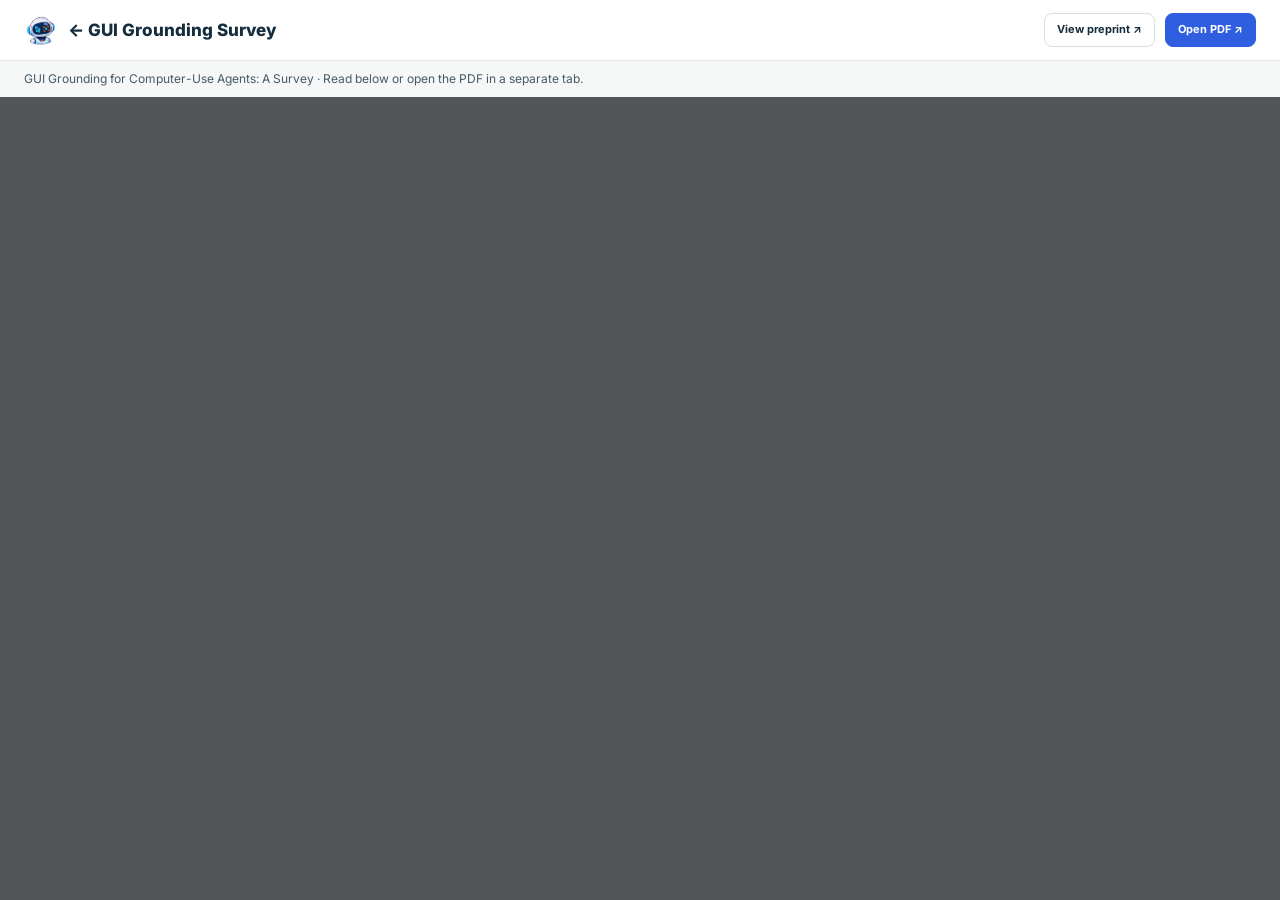
<file: paper.html>
<!doctype html><html lang="en"><head><meta charset="utf-8"><meta name="viewport" content="width=device-width,initial-scale=1"><title>Read the Paper | GUI Grounding Survey</title><meta name="description" content="Read GUI Grounding for Computer-Use Agents: A Survey in your browser."><link rel="canonical" href="https://lz-zu.github.io/gui-grounding/paper.html"><meta property="og:title" content="Read the Paper | GUI Grounding Survey"><meta property="og:description" content="Read GUI Grounding for Computer-Use Agents: A Survey in your browser."><meta property="og:type" content="website"><meta property="og:url" content="https://lz-zu.github.io/gui-grounding/paper.html"><meta property="og:image" content="https://lz-zu.github.io/gui-grounding/assets/overview.png"><meta name="twitter:card" content="summary_large_image"><meta name="theme-color" content="#127b79"><link rel="icon" href="assets/robot-mark.png" type="image/png"><link rel="stylesheet" href="styles.css"><script src="site.js" defer></script><style>:root{--teal:#2f5fe0;--teal-light:#eaf1fe}.button.primary:hover{background:#2449b4}</style></head><body class="reader-body"><header class="reader-header"><a class="brand" href="./"><img src="assets/robot-mark.png" width="34" height="34" alt="">← GUI Grounding Survey</a><div class="reader-actions"><a class="button secondary" href="https://doi.org/10.20944/preprints202611.0431.v1">View preprint ↗</a><a class="button primary" href="assets/paper.pdf" target="_blank" rel="noopener">Open PDF ↗</a></div></header><p class="reader-intro">GUI Grounding for Computer-Use Agents: A Survey · Read below or open the PDF in a separate tab.</p><iframe class="pdf-frame" src="assets/paper.pdf#view=FitH" title="GUI Grounding Survey — full paper"></iframe></body></html>
</file>
<file: styles.css>
@font-face{font-family:'Inter';font-style:normal;font-weight:400;font-display:swap;src:url('assets/fonts/inter-400.woff2') format('woff2')}
@font-face{font-family:'Inter';font-style:normal;font-weight:500;font-display:swap;src:url('assets/fonts/inter-500.woff2') format('woff2')}
@font-face{font-family:'Inter';font-style:normal;font-weight:600;font-display:swap;src:url('assets/fonts/inter-600.woff2') format('woff2')}
@font-face{font-family:'Inter';font-style:normal;font-weight:700;font-display:swap;src:url('assets/fonts/inter-700.woff2') format('woff2')}
@font-face{font-family:'Inter';font-style:normal;font-weight:800;font-display:swap;src:url('assets/fonts/inter-800.woff2') format('woff2')}
@font-face{font-family:'Inter';font-style:normal;font-weight:900;font-display:swap;src:url('assets/fonts/inter-900.woff2') format('woff2')}
:root{--ink:#152d3d;--body:#465967;--muted:#73828a;--paper:#fff;--wash:#f6f8f8;--line:#e1e8e9;--teal:#127b79;--teal-light:#eaf5f3;--orange:#e7802b;--radius:18px;--max:1120px;font-family:'Inter',sans-serif;color:var(--ink);background:var(--paper);font-synthesis:none;scroll-behavior:smooth;scroll-padding-top:100px}
*{box-sizing:border-box}body{margin:0;font-size:17px;line-height:1.7}a{color:var(--teal);text-underline-offset:4px}a:hover{color:#0b5654}button,a,input{touch-action:manipulation}button{font:inherit;cursor:pointer}button:focus-visible,a:focus-visible,summary:focus-visible{outline:3px solid var(--orange);outline-offset:5px}img{max-width:100%;height:auto;display:block}h1,h2,h3,h4{font-family:Inter,sans-serif;line-height:1.2;letter-spacing:-.035em;color:var(--ink);margin:0}h2{font-size:clamp(30px,3.5vw,42px);font-weight:750}h3{font-size:22px;font-weight:750}p{margin:0 0 18px}sup{font-size:.65em;vertical-align:super;color:var(--teal);margin-left:2px}.wrap{max-width:var(--max);margin:auto;padding-inline:28px}.skip{position:fixed;left:16px;top:-100px;z-index:100;background:white;padding:10px 18px}.skip:focus{top:16px}
.site-header{position:sticky;top:0;z-index:20;background:rgba(255,255,255,.96);border-bottom:1px solid var(--line);backdrop-filter:blur(14px)}.nav-wrap{display:flex;align-items:center;justify-content:space-between;gap:24px;max-width:1360px;margin:auto;padding:17px 32px}.brand{display:inline-flex;align-items:center;gap:10px;color:var(--ink);text-decoration:none;font-family:Inter,sans-serif;font-weight:800;font-size:17px;white-space:nowrap}.brand svg{width:27px;height:27px;color:var(--teal)}.nav-links{display:flex;gap:25px;align-items:center}.nav-links a{text-decoration:none;font-size:13px;font-weight:600;color:var(--body)}.nav-links a:hover,.nav-links a[aria-current="location"]{color:var(--teal)}.nav-links .cite-link{background:var(--teal-light);padding:6px 14px;border-radius:6px}.menu-toggle{display:none;border:0;background:transparent;color:var(--ink);padding:6px 10px;font-size:22px}
.hero{text-align:center;padding:65px 0 44px;position:relative;background:linear-gradient(180deg,#f4f9f8 0%,white 92%)}.eyebrow{font-size:11px;letter-spacing:.18em;font-weight:700;text-transform:uppercase;color:var(--teal);display:flex;align-items:center;justify-content:center;gap:10px;margin-bottom:20px}.eyebrow:before{content:'';height:6px;width:6px;border-radius:50%;background:var(--orange)}h1{font-size:clamp(39px,5.6vw,67px);font-weight:800;max-width:1050px;margin:auto;line-height:1.13}h1 .title-accent{color:var(--teal)}h1 .survey-line{display:block;font-size:.56em;font-weight:600;letter-spacing:-.025em;margin-top:13px}.subtitle{color:var(--body);font-size:16px;margin:23px 0 26px;letter-spacing:.015em}.authors{max-width:1020px;margin:0 auto 15px;line-height:2;font-size:15px}.author{display:inline-block;white-space:nowrap;margin-right:10px}.author a{color:var(--ink);text-decoration:none;border-bottom:1px solid #b8d5d0}.affiliations{max-width:980px;margin:auto;display:flex;flex-wrap:wrap;justify-content:center;gap:2px 16px;font-size:11px;line-height:1.9;color:var(--body)}.affiliations span{white-space:nowrap}.author-notes{font-size:11px;color:var(--muted);margin:12px 0 24px}.actions{display:flex;flex-wrap:wrap;gap:11px;justify-content:center}.button{display:inline-flex;align-items:center;justify-content:center;gap:9px;text-decoration:none;font-size:13px;font-weight:650;padding:11px 20px;background:var(--ink);color:white;border:1px solid var(--ink);border-radius:8px;line-height:1.4;transition:background .15s,transform .15s}.button:hover{background:#25495e;color:white;transform:translateY(-2px)}.button.primary{background:var(--teal);border-color:var(--teal)}.button.primary:hover{background:#0b6260}.button.secondary{color:var(--ink);background:white;border-color:#d3dfe0}.button.secondary:hover{background:var(--wash)}.button svg{height:16px;width:16px}.hero-figure{margin:36px auto 0;max-width:1064px}.hero-figure .figure-button{padding:15px 12px}.figure-button{background:white;border:1px solid var(--line);border-radius:var(--radius);display:block;width:100%;padding:24px;position:relative;box-shadow:0 10px 30px rgba(17,47,57,.035);cursor:zoom-in}.figure-button:hover{border-color:#9fc8c3}.figure-button:after{content:'↗';position:absolute;bottom:8px;right:12px;font-size:18px;line-height:1;color:var(--teal);background:rgba(255,255,255,.9);border-radius:4px;padding:3px}.figure{margin:30px 0 0}.section{padding:78px 0;border-top:1px solid var(--line)}.section.wash{background:var(--wash)}.section-kicker{color:var(--teal);text-transform:uppercase;font-size:11px;letter-spacing:.16em;font-weight:700;display:flex;align-items:center;gap:12px;margin-bottom:13px}.section-kicker span{font-family:Inter,sans-serif;border:1px solid #bad5d1;display:inline-flex;width:26px;height:26px;align-items:center;justify-content:center;border-radius:6px;letter-spacing:0;background:white}.lead{font-size:18px;line-height:1.8;color:var(--body);max-width:810px;margin-top:20px}.section-head{display:flex;justify-content:space-between;align-items:end;gap:28px}.section-head .text-link{white-space:nowrap;font-size:13px}.abstract{columns:2;column-gap:40px;color:var(--body);margin-top:25px;font-size:16px;text-align:left}.abstract p{margin:0 0 16px}.abstract strong{color:var(--ink);font-weight:650}.overview-note{color:var(--body);font-size:15px;margin-top:26px;max-width:830px}
.taxonomy-controls{display:flex;border-bottom:1px solid var(--line);margin-top:32px;gap:24px}.taxonomy-tab{font-size:14px;background:transparent;border:0;border-bottom:3px solid transparent;padding:12px 3px;color:var(--body);font-weight:600}.taxonomy-tab[aria-selected="true"]{color:var(--teal);border-color:var(--teal)}.taxonomy-panel{padding:24px 0 0}.taxonomy-panel[hidden]{display:none}.taxonomy-panel p{color:var(--body);font-size:16px}.category-links{display:flex;gap:9px;flex-wrap:wrap}.category-links a{border:1px solid #d7e3e1;border-radius:6px;background:white;padding:6px 12px;font-size:12px;text-decoration:none;color:var(--teal)}.category-links a:hover{background:var(--teal-light)}.learning-grid{display:grid;grid-template-columns:repeat(3,1fr);gap:28px;margin-top:32px}.learning-column{border-top:3px solid var(--teal);padding-top:22px}.learning-column:nth-child(2){border-color:#6287b7}.learning-column:nth-child(3){border-color:#d58b4e}.learning-column .micro{color:var(--muted);font-size:10px;letter-spacing:.1em;text-transform:uppercase;margin-bottom:10px}.learning-column h3{font-size:22px;margin-bottom:12px}.learning-column p{font-size:15px;color:var(--body);line-height:1.8}.learning-column ul{list-style:none;padding:0;margin:16px 0;font-size:13px;color:var(--body)}.learning-column li{margin-top:8px;padding-left:14px;position:relative}.learning-column li:before{content:'·';color:var(--teal);position:absolute;left:0;font-weight:700}.learning-column a{font-size:12px;text-decoration:none;font-weight:650}.strategy-list{display:grid;grid-template-columns:repeat(4,1fr);gap:22px;margin-top:30px}.strategy .number{font-family:Inter,sans-serif;color:var(--teal);font-size:12px;font-weight:750}.strategy h3{font-size:18px;margin:10px 0}.strategy p{color:var(--body);font-size:14px;line-height:1.8;margin:0}.representation-list{margin-top:28px}.representation-row{display:grid;grid-template-columns:60px 210px 1fr;gap:20px;border-top:1px solid var(--line);padding:22px 0;align-items:start}.representation-row .symbol{font-family:monospace;font-size:18px;color:var(--teal);background:var(--teal-light);border-radius:9px;width:46px;height:46px;display:grid;place-items:center}.representation-row h3{font-size:18px;padding-top:10px}.representation-row p{color:var(--body);font-size:15px;margin:0}.metrics{display:grid;grid-template-columns:1fr 1fr;gap:0 38px;margin-top:28px}.metric{border-top:1px solid var(--line);padding:20px 0}.metric h3{font-size:17px;margin:0 0 8px}.metric p{font-size:14px;color:var(--body);margin:0}.resource-strip{display:flex;align-items:center;justify-content:space-between;gap:28px;background:var(--teal-light);border:1px solid #d6e8e4;border-radius:var(--radius);padding:28px 32px;margin-top:36px}.resource-strip h3{font-size:21px}.resource-strip p{font-size:14px;color:var(--body);margin:7px 0 0}.resource-strip .button{white-space:nowrap}
.citation-box{border:1px solid var(--line);border-radius:12px;overflow:hidden;margin-top:28px;background:#f8fafb}.citation-top{display:flex;justify-content:space-between;align-items:center;padding:13px 20px;background:#edf3f3;border-bottom:1px solid var(--line);font-size:12px;font-weight:650}.copy-button{display:inline-flex;gap:6px;border:1px solid #cbd9d9;background:white;color:var(--ink);border-radius:6px;padding:6px 11px;font-size:11px;min-width:105px;justify-content:center}.citation-box pre{font-size:12px;line-height:1.9;padding:24px;overflow:auto;margin:0;tab-size:2;color:#355363;white-space:pre-wrap;overflow-wrap:anywhere}.citation-foot{font-size:12px;color:var(--muted);margin-top:15px}.site-footer{padding:30px 0;background:var(--wash);border-top:1px solid var(--line);font-size:12px;color:var(--muted)}.footer-row{display:flex;justify-content:space-between;gap:22px;align-items:center}.footer-row .brand{font-size:14px}.footer-row p{margin:0}.footer-row a{color:var(--body)}
.lightbox{border:0;padding:0;max-width:96vw;max-height:95vh;width:max-content;background:white;border-radius:12px;box-shadow:0 24px 100px #0005}.lightbox::backdrop{background:#102530d9;backdrop-filter:blur(5px)}.lightbox-bar{display:flex;justify-content:space-between;align-items:center;gap:20px;padding:12px 18px;position:sticky;top:0;background:white;border-bottom:1px solid var(--line);z-index:1}.lightbox-label{font-size:12px;font-weight:650}.lightbox-close{border:0;background:var(--wash);border-radius:5px;font-size:20px;line-height:1;padding:8px 11px}.lightbox img{max-width:90vw;max-height:none;padding:20px}.reader-body{height:100dvh;display:flex;flex-direction:column;overflow:hidden}.reader-header{display:flex;align-items:center;justify-content:space-between;gap:16px;padding:13px 24px;border-bottom:1px solid var(--line);flex-shrink:0}.reader-actions{display:flex;gap:10px}.reader-header .button{font-size:11px;padding:8px 12px}.pdf-frame{width:100%;flex:1;border:0;background:#525659}.reader-intro{font-size:12px;color:var(--body);margin:0;padding:8px 24px;background:var(--wash)}
@media(min-width:1450px){.hero{padding-top:72px}.hero-figure{margin-top:44px}}
@media(max-width:1050px){.nav-wrap{padding-inline:22px;gap:16px}.nav-links{gap:15px}.nav-links a{font-size:11px}.brand{font-size:15px}.authors{font-size:14px}.strategy-list{gap:17px}.representation-row{grid-template-columns:50px 180px 1fr}}
@media(max-width:760px){:root{scroll-padding-top:80px}.wrap{padding-inline:21px}.nav-wrap{padding:12px 20px}.brand{font-size:15px}.menu-toggle{display:block}.nav-links{display:none;position:absolute;top:58px;left:0;right:0;background:white;border-bottom:1px solid var(--line);padding:16px 24px;flex-wrap:wrap;gap:17px 24px;box-shadow:0 10px 15px #203a4010}.nav-links.open{display:flex}.nav-links a{font-size:13px}.hero{padding:42px 0 35px}h1{font-size:42px}.subtitle{font-size:13px;margin:18px 0 20px}.authors{font-size:12px;line-height:2}.author{margin-right:6px}.affiliations{font-size:9px;gap:2px 9px}.author-notes{font-size:10px}.hero-figure{margin-top:28px}.hero-figure .figure-button{padding:8px}.button{padding:11px 14px;font-size:12px}.section{padding:48px 0}.lead{font-size:16px;line-height:1.8}.section-head{display:block}.section-head .text-link{display:inline-block;margin-top:16px}.abstract{columns:1;font-size:15px}.figure-button{padding:12px;border-radius:10px}.figure{margin-top:24px}.learning-grid{grid-template-columns:1fr;gap:26px}.learning-column{padding-top:18px}.learning-column h3{font-size:21px}.learning-column ul{display:flex;flex-wrap:wrap;gap:3px 15px}.taxonomy-controls{gap:13px}.taxonomy-tab{font-size:12px;line-height:1.5;flex:1;padding-inline:0}.strategy-list{grid-template-columns:1fr 1fr;gap:25px 22px}.representation-row{grid-template-columns:44px 1fr;gap:8px 15px}.representation-row h3{padding-top:8px}.representation-row p{grid-column:2}.representation-row .symbol{width:40px;height:40px}.metrics{gap:0 23px}.resource-strip{padding:23px;display:block}.resource-strip .button{margin-top:18px}.citation-box pre{font-size:10px;padding:18px}.footer-row{flex-direction:column;text-align:center;gap:15px}.reader-header{padding:12px 14px}.reader-header .brand{font-size:12px}.reader-header .brand svg{display:none}.reader-header .button{font-size:10px;padding:7px 9px}.reader-intro{padding:8px 14px;font-size:11px}}
@media(max-width:380px){h1{font-size:35px}.actions{gap:7px}.actions .button{padding:10px 11px;font-size:11px}.metrics{grid-template-columns:1fr}.affiliations span{white-space:normal}}
@media(prefers-reduced-motion:reduce){:root{scroll-behavior:auto}*{transition:none!important}}

.reader-header .brand img{width:34px;height:34px;object-fit:contain;flex-shrink:0}
</file>
